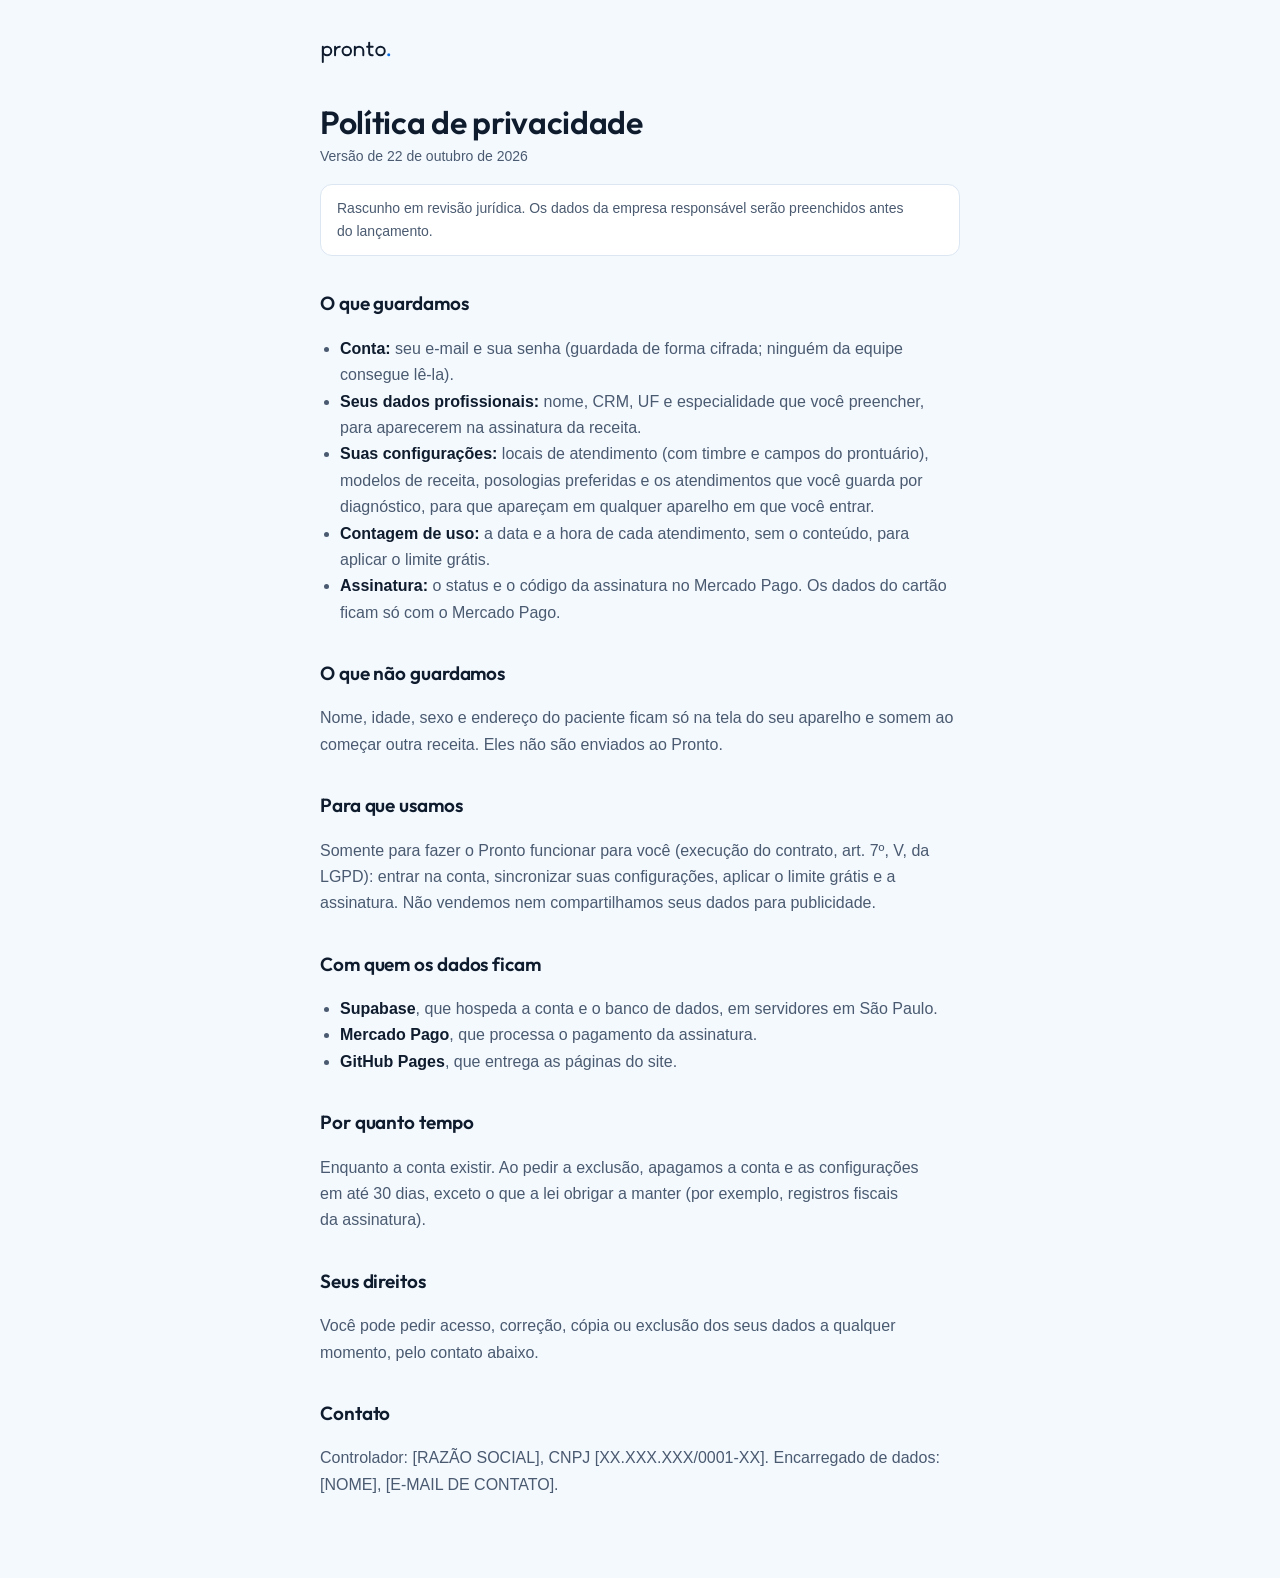
<file: privacidade.html>
<!doctype html>
<html lang="pt-BR">
<head>
  <meta charset="utf-8">
  <meta name="viewport" content="width=device-width, initial-scale=1">
  <meta name="robots" content="noindex">
  <title>Privacidade · Pronto</title>
  <link rel="icon" href="marca/favicon.svg" type="image/svg+xml">
  <link rel="stylesheet" href="assets/legal.css">
</head>
<body>
  <main class="legal">
    <a class="legal__voltar" href="./"><img src="marca/pronto-logo.svg" alt="pronto." width="72" height="24"></a>
    <h1>Política de privacidade</h1>
    <p class="legal__data">Versão de 22 de outubro de 2026</p>
    <p class="legal__aviso">Rascunho em revisão jurídica. Os dados da empresa responsável serão preenchidos antes do lançamento.</p>

    <h2>O que guardamos</h2>
    <ul>
      <li><strong>Conta:</strong> seu e-mail e sua senha (guardada de forma cifrada; ninguém da equipe consegue lê-la).</li>
      <li><strong>Seus dados profissionais:</strong> nome, CRM, UF e especialidade que você preencher, para aparecerem na assinatura da receita.</li>
      <li><strong>Suas configurações:</strong> locais de atendimento (com timbre e campos do prontuário), modelos de receita, posologias preferidas e os atendimentos que você guarda por diagnóstico, para que apareçam em qualquer aparelho em que você entrar.</li>
      <li><strong>Contagem de uso:</strong> a data e a hora de cada atendimento, sem o conteúdo, para aplicar o limite grátis.</li>
      <li><strong>Assinatura:</strong> o status e o código da assinatura no Mercado Pago. Os dados do cartão ficam só com o Mercado Pago.</li>
    </ul>

    <h2>O que não guardamos</h2>
    <p>Nome, idade, sexo e endereço do paciente ficam só na tela do seu aparelho e somem ao começar outra receita. Eles não são enviados ao Pronto.</p>

    <h2>Para que usamos</h2>
    <p>Somente para fazer o Pronto funcionar para você (execução do contrato, art. 7º, V, da LGPD): entrar na conta, sincronizar suas configurações, aplicar o limite grátis e a assinatura. Não vendemos nem compartilhamos seus dados para publicidade.</p>

    <h2>Com quem os dados ficam</h2>
    <ul>
      <li><strong>Supabase</strong>, que hospeda a conta e o banco de dados, em servidores em São Paulo.</li>
      <li><strong>Mercado Pago</strong>, que processa o pagamento da assinatura.</li>
      <li><strong>GitHub Pages</strong>, que entrega as páginas do site.</li>
    </ul>

    <h2>Por quanto tempo</h2>
    <p>Enquanto a conta existir. Ao pedir a exclusão, apagamos a conta e as configurações em até 30 dias, exceto o que a lei obrigar a manter (por exemplo, registros fiscais da assinatura).</p>

    <h2>Seus direitos</h2>
    <p>Você pode pedir acesso, correção, cópia ou exclusão dos seus dados a qualquer momento, pelo contato abaixo.</p>

    <h2>Contato</h2>
    <p>Controlador: [RAZÃO SOCIAL], CNPJ [XX.XXX.XXX/0001-XX]. Encarregado de dados: [NOME], [E-MAIL DE CONTATO].</p>
  </main>
</body>
</html>
</file>
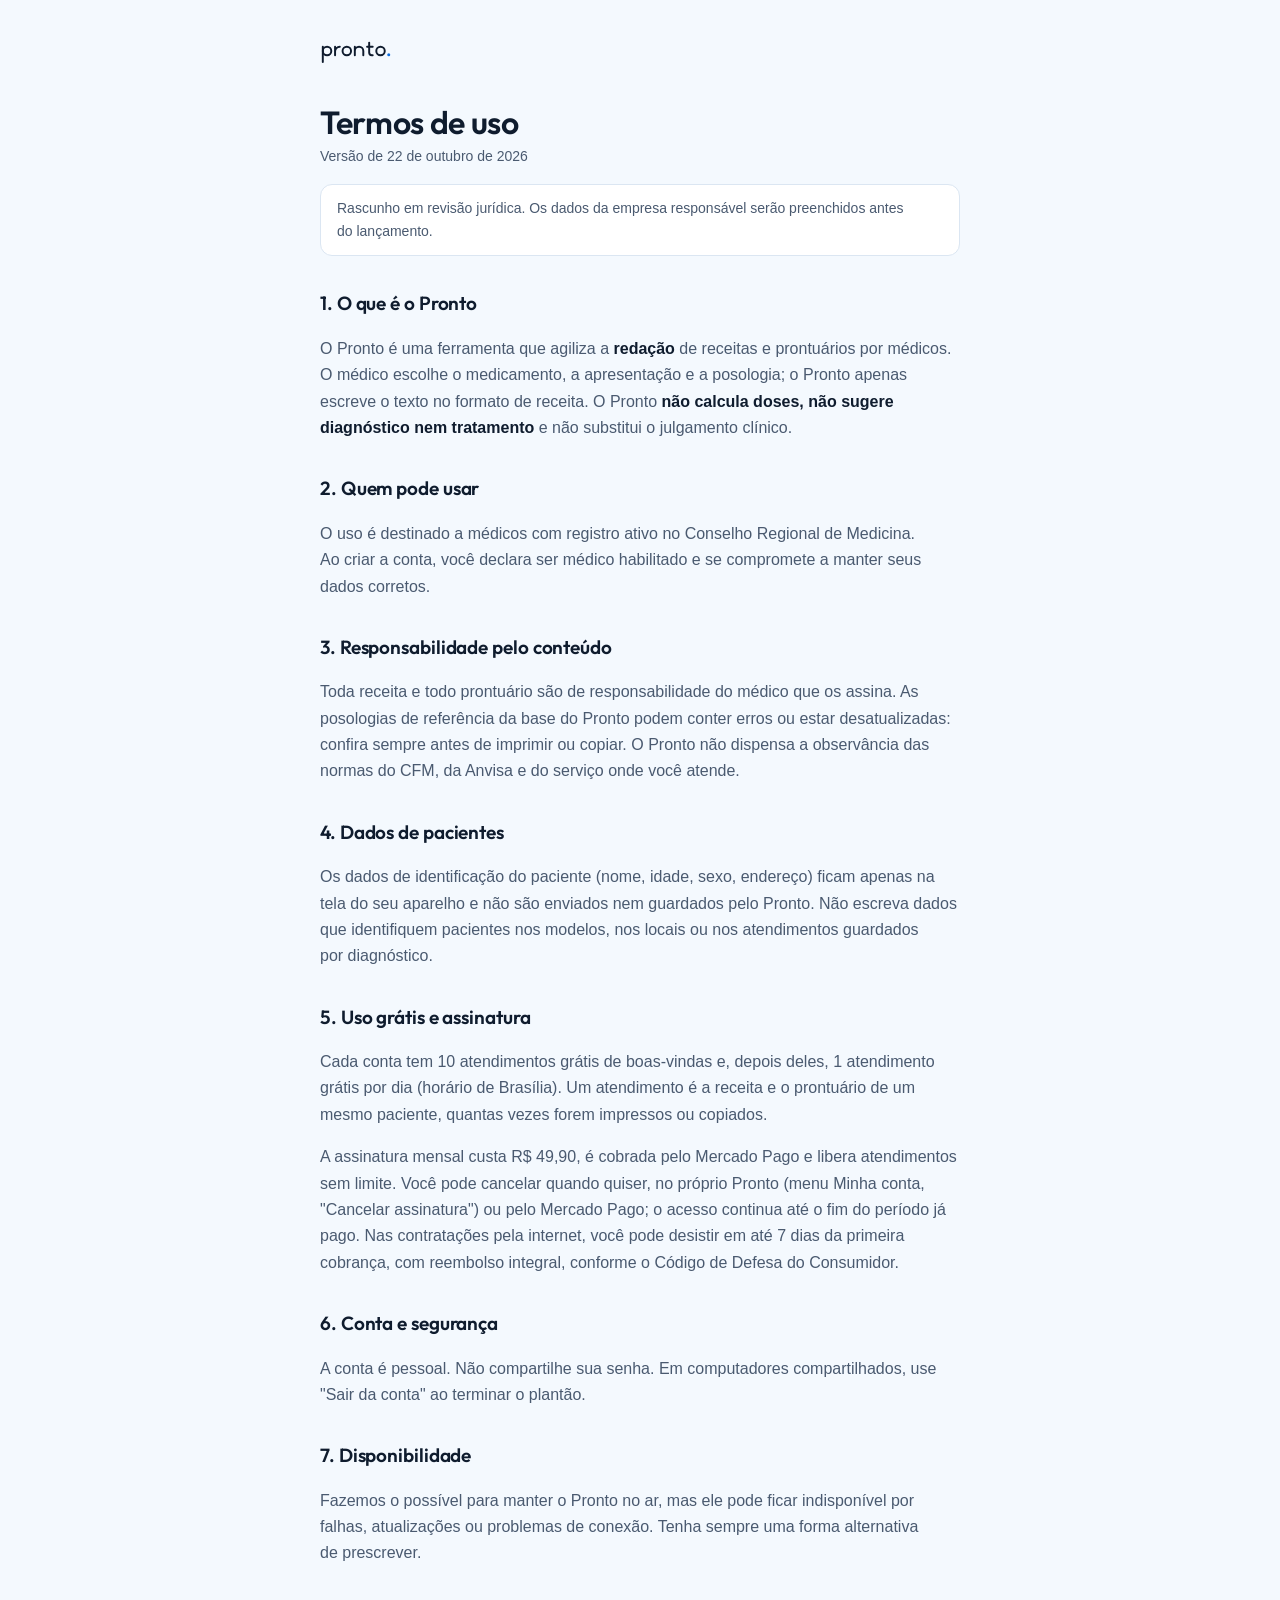
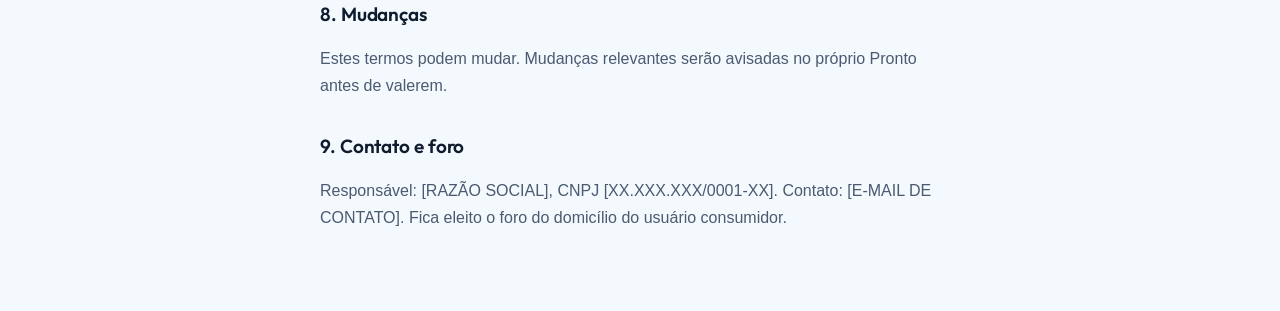
<file: termos.html>
<!doctype html>
<html lang="pt-BR">
<head>
  <meta charset="utf-8">
  <meta name="viewport" content="width=device-width, initial-scale=1">
  <meta name="robots" content="noindex">
  <title>Termos de uso · Pronto</title>
  <link rel="icon" href="marca/favicon.svg" type="image/svg+xml">
  <link rel="stylesheet" href="assets/legal.css">
</head>
<body>
  <main class="legal">
    <a class="legal__voltar" href="./"><img src="marca/pronto-logo.svg" alt="pronto." width="72" height="24"></a>
    <h1>Termos de uso</h1>
    <p class="legal__data">Versão de 22 de outubro de 2026</p>
    <p class="legal__aviso">Rascunho em revisão jurídica. Os dados da empresa responsável serão preenchidos antes do lançamento.</p>

    <h2>1. O que é o Pronto</h2>
    <p>O Pronto é uma ferramenta que agiliza a <strong>redação</strong> de receitas e prontuários por médicos. O médico escolhe o medicamento, a apresentação e a posologia; o Pronto apenas escreve o texto no formato de receita. O Pronto <strong>não calcula doses, não sugere diagnóstico nem tratamento</strong> e não substitui o julgamento clínico.</p>

    <h2>2. Quem pode usar</h2>
    <p>O uso é destinado a médicos com registro ativo no Conselho Regional de Medicina. Ao criar a conta, você declara ser médico habilitado e se compromete a manter seus dados corretos.</p>

    <h2>3. Responsabilidade pelo conteúdo</h2>
    <p>Toda receita e todo prontuário são de responsabilidade do médico que os assina. As posologias de referência da base do Pronto podem conter erros ou estar desatualizadas: confira sempre antes de imprimir ou copiar. O Pronto não dispensa a observância das normas do CFM, da Anvisa e do serviço onde você atende.</p>

    <h2>4. Dados de pacientes</h2>
    <p>Os dados de identificação do paciente (nome, idade, sexo, endereço) ficam apenas na tela do seu aparelho e não são enviados nem guardados pelo Pronto. Não escreva dados que identifiquem pacientes nos modelos, nos locais ou nos atendimentos guardados por diagnóstico.</p>

    <h2>5. Uso grátis e assinatura</h2>
    <p>Cada conta tem 10 atendimentos grátis de boas-vindas e, depois deles, 1 atendimento grátis por dia (horário de Brasília). Um atendimento é a receita e o prontuário de um mesmo paciente, quantas vezes forem impressos ou copiados.</p>
    <p>A assinatura mensal custa R$ 49,90, é cobrada pelo Mercado Pago e libera atendimentos sem limite. Você pode cancelar quando quiser, no próprio Pronto (menu Minha conta, "Cancelar assinatura") ou pelo Mercado Pago; o acesso continua até o fim do período já pago. Nas contratações pela internet, você pode desistir em até 7 dias da primeira cobrança, com reembolso integral, conforme o Código de Defesa do Consumidor.</p>

    <h2>6. Conta e segurança</h2>
    <p>A conta é pessoal. Não compartilhe sua senha. Em computadores compartilhados, use "Sair da conta" ao terminar o plantão.</p>

    <h2>7. Disponibilidade</h2>
    <p>Fazemos o possível para manter o Pronto no ar, mas ele pode ficar indisponível por falhas, atualizações ou problemas de conexão. Tenha sempre uma forma alternativa de prescrever.</p>

    <h2>8. Mudanças</h2>
    <p>Estes termos podem mudar. Mudanças relevantes serão avisadas no próprio Pronto antes de valerem.</p>

    <h2>9. Contato e foro</h2>
    <p>Responsável: [RAZÃO SOCIAL], CNPJ [XX.XXX.XXX/0001-XX]. Contato: [E-MAIL DE CONTATO]. Fica eleito o foro do domicílio do usuário consumidor.</p>
  </main>
</body>
</html>
</file>
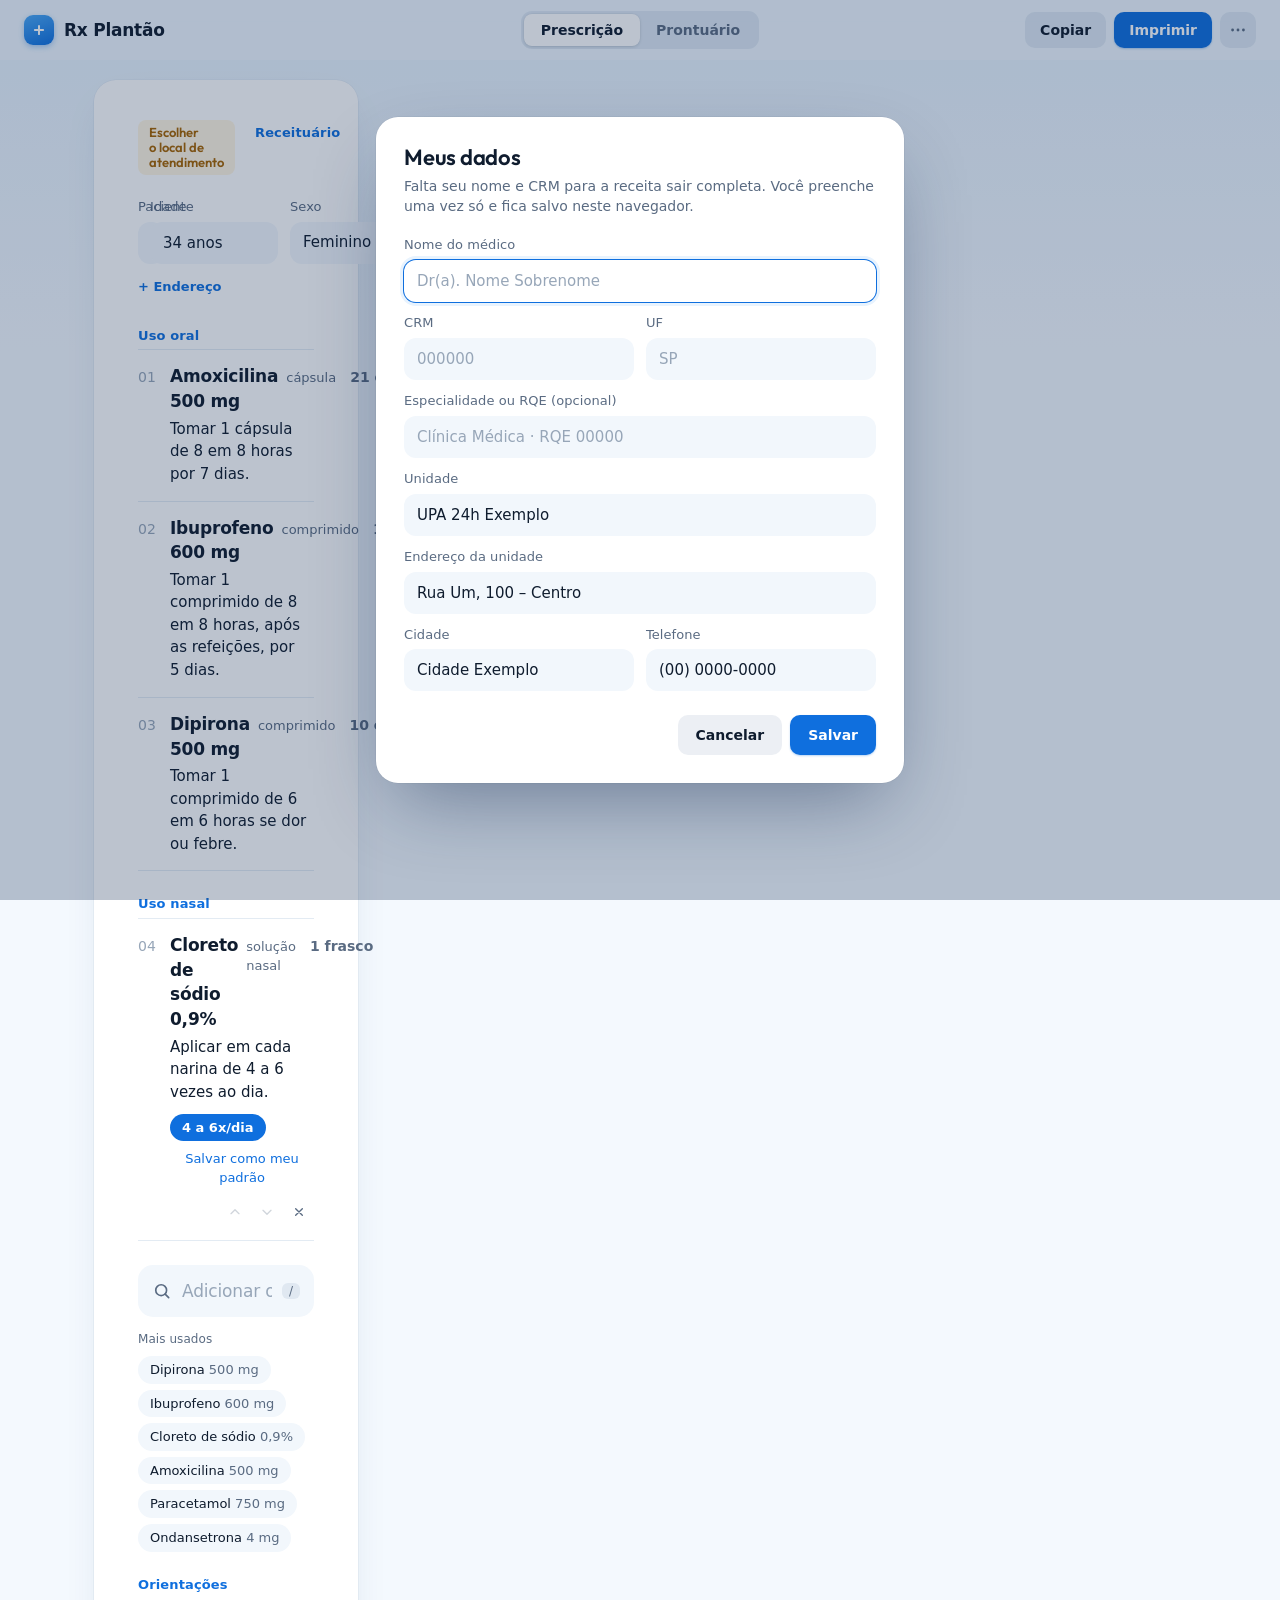
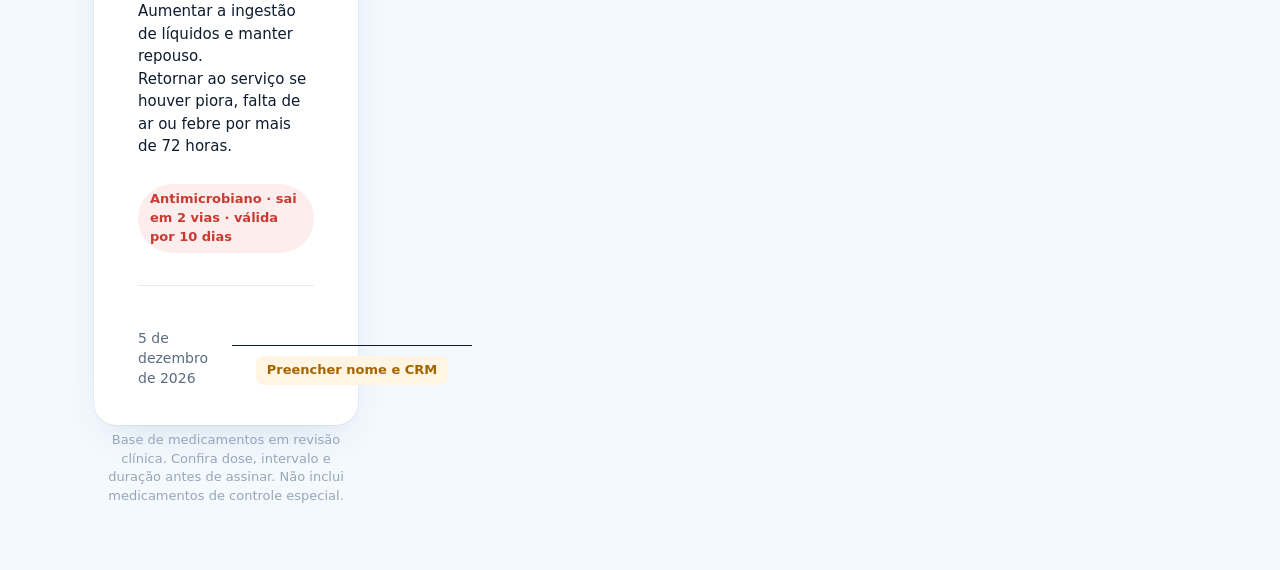
<file: exemplos/receita-teste.html>
<!doctype html>
<html lang="pt-BR">
<head>
  <meta charset="utf-8">
  <meta name="viewport" content="width=device-width, initial-scale=1, viewport-fit=cover">
  <title>Rx Plantão</title>
  <meta name="description" content="Agiliza a redação da prescrição e do prontuário no plantão.">
  <meta name="theme-color" content="#eef6fe">
  <!-- Versão de teste: fora dos buscadores. -->
  <meta name="robots" content="noindex, nofollow">
  <link rel="stylesheet" href="../assets/styles.css">
</head>
<body class="entrando" data-tab="prescricao">

  <header class="top">
    <div class="brand">
      <span class="brand__icon" aria-hidden="true"><svg viewBox="0 0 24 24"><path d="M12 6.5v11M6.5 12h11"/></svg></span>
      <span class="brand__name">Rx Plantão</span>
    </div>

    <nav class="tabs" role="tablist" aria-label="Áreas" data-ativo="prescricao">
      <button class="tabs__btn" role="tab" id="tabbtn-prescricao" data-tab="prescricao" aria-selected="true" aria-controls="tab-prescricao">Prescrição</button>
      <button class="tabs__btn" role="tab" id="tabbtn-prontuario" data-tab="prontuario" aria-selected="false" aria-controls="tab-prontuario">Prontuário</button>
    </nav>

    <div class="top__dir">
      <div class="acoes" id="acoes">
        <button class="btn" id="btnCopiar" type="button">Copiar</button>
        <button class="btn btn--primario" id="btnImprimir" type="button">Imprimir</button>
      </div>
      <div class="menu" id="menu">
        <button class="btn btn--icone" id="btnMenu" type="button" aria-haspopup="menu" aria-expanded="false" aria-controls="menuLista" aria-label="Mais opções">
          <svg viewBox="0 0 24 24" aria-hidden="true"><circle cx="5.5" cy="12" r="1.7"/><circle cx="12" cy="12" r="1.7"/><circle cx="18.5" cy="12" r="1.7"/></svg>
        </button>
        <div class="menu__lista" id="menuLista" role="menu">
          <button type="button" role="menuitem" id="btnSalvarModelo">Salvar como modelo</button>
          <button type="button" role="menuitem" id="btnLimpar">Nova receita</button>
          <button type="button" role="menuitem" id="btnLimparPront" hidden>Limpar prontuário</button>
          <hr>
          <button type="button" role="menuitem" id="btnResumo">Resumo de uso</button>
          <button type="button" role="menuitem" id="btnPerfil"><span id="perfilResumo">Meus dados</span></button>
        </div>
      </div>
    </div>
  </header>

  <main>
    <!-- ===================== PRESCRIÇÃO: a própria receita é a tela ===================== -->
    <section class="work" id="tab-prescricao" role="tabpanel" aria-labelledby="tabbtn-prescricao">
      <ul class="pendencias" id="pendencias" aria-live="polite"></ul>

      <article class="folha" id="folha" aria-label="Receita">
        <header class="folha__cab" id="folhaCab"></header>

        <div class="folha__pac">
          <label class="cmp cmp--nome"><span>Paciente</span><input type="text" id="pacNome" autocomplete="off" placeholder="Nome completo"></label>
          <label class="cmp"><span>Idade</span><input type="text" id="pacIdade" autocomplete="off" placeholder="34 anos"></label>
          <label class="cmp"><span>Sexo</span>
            <select id="pacSexo">
              <option value="">Selecionar</option>
              <option value="Feminino">Feminino</option>
              <option value="Masculino">Masculino</option>
            </select>
          </label>
          <label class="cmp cmp--end" id="cmpEndereco" hidden><span>Endereço</span><input type="text" id="pacEndereco" autocomplete="off" placeholder="Rua, número, bairro"></label>
          <button type="button" class="mais" id="btnEndereco">+ Endereço</button>
        </div>

        <div class="folha__corpo">
          <div id="itens"></div>

          <!-- Primeiro uso: uma ação só, a que leva mais rápido à receita pronta -->
          <div class="inicio" id="inicio" hidden>
            <h2 class="inicio__titulo">Comece pelo remédio</h2>
            <p class="inicio__texto">Digite o nome, escolha a dosagem e a linha entra pronta na receita. Paciente e assinatura podem vir depois.</p>
          </div>

          <!-- Ponto de escrita: onde o próximo medicamento entra na receita -->
          <div class="compor" id="compor">
            <div class="compor__campo">
              <svg class="compor__lupa" viewBox="0 0 24 24" aria-hidden="true"><circle cx="11" cy="11" r="6.5"/><path d="m20 20-4.2-4.2"/></svg>
              <button type="button" class="busca__med" id="buscaMed" title="Trocar de medicamento" hidden></button>
              <div class="busca__campo">
                <div class="busca__fantasma" id="buscaFantasma" aria-hidden="true"></div>
                <input type="text" id="busca" autocomplete="off" autocapitalize="off" spellcheck="false" enterkeyhint="search" placeholder="Adicionar medicamento" aria-controls="resultados" aria-autocomplete="list">
              </div>
              <kbd class="busca__kbd">/</kbd>
            </div>

            <div class="pop" id="pop">
              <p class="pop__titulo" id="resultadosTitulo"></p>
              <ul class="resultados" id="resultados" role="listbox" aria-label="Medicamentos"></ul>
            </div>

            <div class="sugestoes">
              <p class="rotulo" id="atalhosTitulo">Comuns no plantão</p>
              <ul class="atalhos" id="atalhos"></ul>
              <div id="modelosBox" hidden>
                <p class="rotulo">Meus modelos</p>
                <ul class="modelos" id="modelos"></ul>
              </div>
              <button type="button" class="mais" id="btnExemplo" hidden>Ver uma receita de exemplo</button>
            </div>
          </div>

          <section class="bloco">
            <h3 class="via__nome">Orientações</h3>
            <textarea class="rx__orienta" id="orientacoes" rows="1" placeholder="Orientações ao paciente (opcional)"></textarea>
          </section>

          <p class="atb" id="carimbo" hidden>Antimicrobiano · sai em 2 vias · válida por 10 dias</p>
        </div>

        <footer class="folha__rodape" id="folhaRodape"></footer>
      </article>

      <!-- O que o médico já construiu aqui: receitas feitas, tempo medido, padrões e modelos dele -->
      <p class="acumulado" id="acumulado" hidden></p>
      <p class="aviso">Base de medicamentos em revisão clínica. Confira dose, intervalo e duração antes de assinar. Não inclui medicamentos de controle especial.</p>
    </section>

    <!-- ===================== PRONTUÁRIO ===================== -->
    <section class="work" id="tab-prontuario" role="tabpanel" aria-labelledby="tabbtn-prontuario" hidden>
      <article class="folha folha--pront" aria-label="Prontuário">
        <div class="queixas">
          <span class="rotulo">Queixa</span>
          <div class="chips" id="queixas" role="radiogroup" aria-label="Queixa"></div>
        </div>
        <div class="secoes" id="secoes"></div>
      </article>

      <p class="aviso">As frases só entram quando você clica. Registre apenas o que foi perguntado e examinado.</p>
    </section>
  </main>

  <dialog class="dlg" id="dlgPerfil" aria-labelledby="dlgPerfilTitulo">
    <form method="dialog" id="formPerfil">
      <h2 id="dlgPerfilTitulo">Meus dados</h2>
      <p class="dlg__sub" id="dlgPerfilSub">Aparecem no cabeçalho e na assinatura da receita. Ficam salvos só neste navegador.</p>
      <div class="dlg__grid">
        <label class="cmp cmp--full"><span>Nome do médico</span><input name="nome" autocomplete="name" placeholder="Dr(a). Nome Sobrenome"></label>
        <label class="cmp"><span>CRM</span><input name="crm" inputmode="numeric" placeholder="000000"></label>
        <label class="cmp"><span>UF</span><input name="uf" maxlength="2" placeholder="SP"></label>
        <label class="cmp cmp--full"><span>Especialidade ou RQE (opcional)</span><input name="especialidade" placeholder="Clínica Médica · RQE 00000"></label>
        <label class="cmp cmp--full"><span>Unidade</span><input name="unidade" placeholder="UPA 24h"></label>
        <label class="cmp cmp--full"><span>Endereço da unidade</span><input name="endereco" placeholder="Rua, número, bairro"></label>
        <label class="cmp"><span>Cidade</span><input name="cidade" placeholder="Cidade"></label>
        <label class="cmp"><span>Telefone</span><input name="telefone" inputmode="tel" placeholder="(00) 0000-0000"></label>
      </div>
      <div class="dlg__acoes">
        <button class="btn" type="button" data-fechar>Cancelar</button>
        <button class="btn btn--primario" value="salvar" type="submit">Salvar</button>
      </div>
    </form>
  </dialog>

  <dialog class="dlg dlg--pequeno" id="dlgModelo" aria-labelledby="dlgModeloTitulo">
    <form method="dialog" id="formModelo">
      <h2 id="dlgModeloTitulo">Salvar como modelo</h2>
      <p class="dlg__sub">A receita atual volta com um clique na próxima vez.</p>
      <label class="cmp cmp--full"><span>Nome do modelo</span><input name="nome" required maxlength="60" placeholder="Amigdalite adulto"></label>
      <div class="dlg__acoes">
        <button class="btn" type="button" data-fechar>Cancelar</button>
        <button class="btn btn--primario" value="salvar" type="submit">Salvar</button>
      </div>
    </form>
  </dialog>

  <dialog class="dlg" id="dlgResumo" aria-labelledby="dlgResumoTitulo">
    <h2 id="dlgResumoTitulo">Resumo de uso</h2>
    <p class="dlg__sub">O que aconteceu neste aparelho. Nada de paciente entra aqui. Mande para quem cuida do sistema: é com isso que a base melhora.</p>
    <div class="resumo" id="resumoCorpo"></div>
    <div class="dlg__acoes">
      <button class="btn" type="button" data-fechar>Fechar</button>
      <button class="btn btn--primario" type="button" id="btnCopiarResumo">Copiar resumo</button>
    </div>
  </dialog>

  <div class="toast" id="toast" role="status" aria-live="polite"></div>
  <div id="impressao" aria-hidden="true"></div>

  <script src="../assets/dados-medicamentos.js"></script>
  <script src="../assets/dados-prontuario.js"></script>
  <script src="../assets/app.js"></script>

  <script>
    // Preenche o app pela própria interface, como um médico faria, e deixa a folha de impressão montada.
    window.print = function () {};
    (function () {
      var $ = function (s) { return document.querySelector(s); };
      var por = function (sel, v) { var e = $(sel); e.value = v; e.dispatchEvent(new Event('input', { bubbles: true })); };
      var tecla = function (k) { $('#busca').dispatchEvent(new KeyboardEvent('keydown', { key: k, bubbles: true, cancelable: true })); };
      var escolher = function (nome) { $('#busca').focus(); por('#busca', nome); tecla('Enter'); tecla('Enter'); };

      $('#btnPerfil').click();
      var f = $('#formPerfil');
      var medico = { nome: 'Dra. Teste Exemplo', crm: '000000', uf: 'SP', especialidade: 'Clínica Médica', unidade: 'UPA 24h Exemplo', endereco: 'Rua Um, 100 – Centro', cidade: 'Cidade Exemplo', telefone: '(00) 0000-0000' };
      Object.keys(medico).forEach(function (k) { f.elements[k].value = medico[k]; });
      f.querySelector('[value=salvar]').click();

      setTimeout(function () {
        por('#pacNome', 'Paciente Fictício de Teste');
        por('#pacIdade', '34 anos');
        por('#pacSexo', 'Feminino');
        escolher('amoxicilina 500');
        escolher('ibuprofeno 600');
        escolher('dipirona 500 comprimido');
        escolher('soro nasal');
        por('#orientacoes', 'Aumentar a ingestão de líquidos e manter repouso.\nRetornar ao serviço se houver piora, falta de ar ou febre por mais de 72 horas.');
        $('#btnImprimir').click();
        document.querySelectorAll('.folha--impressa').forEach(function (folha) {
          var nota = document.createElement('p');
          nota.textContent = 'Receita de teste, gerada para demonstração do sistema. Sem validade.';
          nota.style.cssText = 'margin-top:10px;font-size:11px;color:#97a6b8;text-align:center';
          folha.appendChild(nota);
        });
        document.title = 'Receita de teste';
      }, 200);
    })();
  </script>
</body>
</html>
</file>
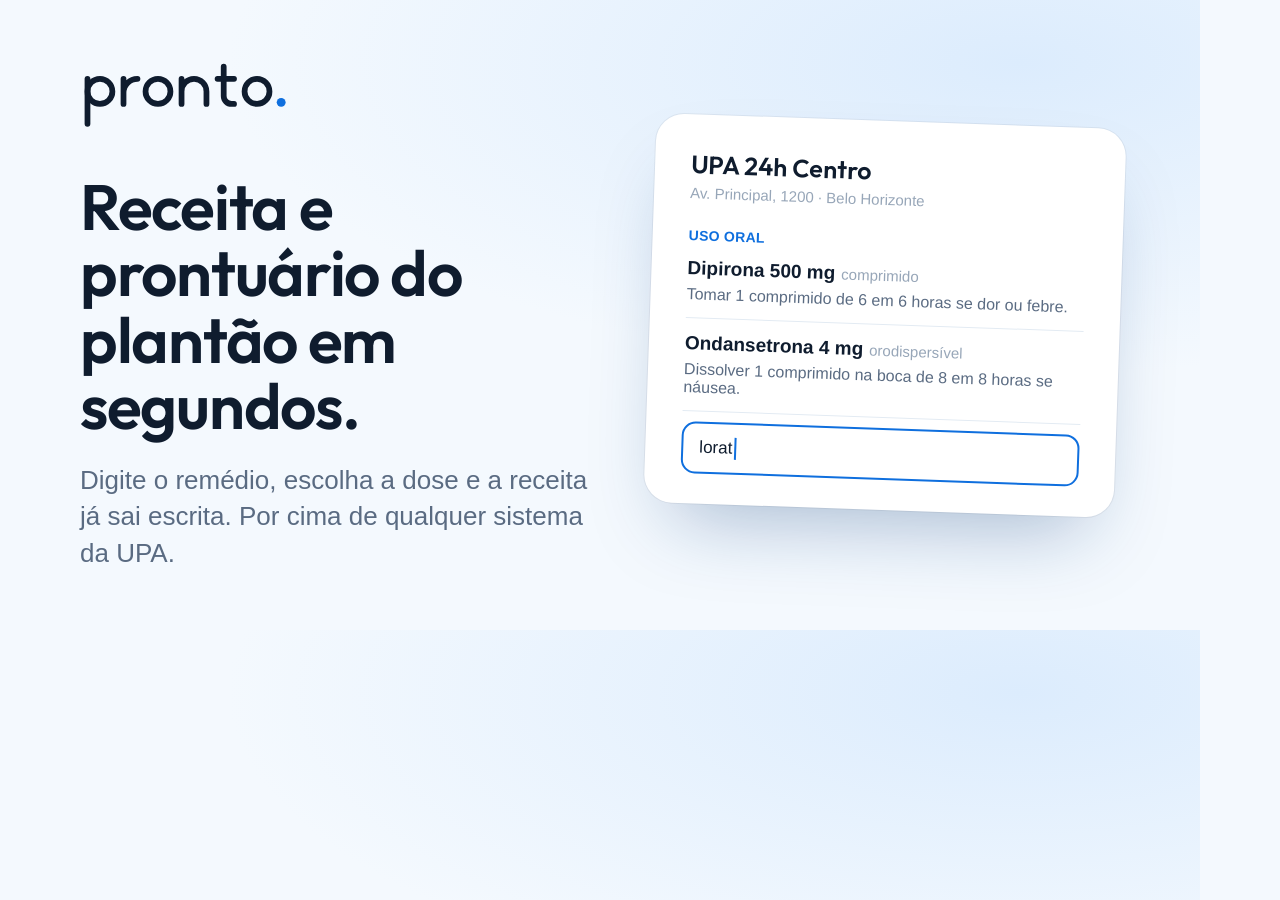
<file: ferramentas/og.html>
<!doctype html>
<!-- Imagem de prévia do link (WhatsApp, redes): 1200 x 630. Gerada por ferramentas/gerar_imagens.py. -->
<html lang="pt-BR">
<head>
<meta charset="utf-8">
<style>
  @font-face { font-family: 'Outfit'; font-weight: 600; src: url('../assets/fontes/outfit-600.woff2') format('woff2'); }
  * { box-sizing: border-box; margin: 0; }
  html, body { width: 1200px; height: 630px; overflow: hidden; }
  body {
    display: grid;
    grid-template-columns: 1fr 470px;
    align-items: center;
    gap: 56px;
    padding: 0 80px;
    background: radial-gradient(120% 90% at 85% 10%, #dcecfd 0%, #f4f9fe 55%);
    font-family: -apple-system, 'Segoe UI', Roboto, sans-serif;
    color: #0f1c2e;
  }
  .logo { width: 210px; height: auto; display: block; }
  h1 { margin-top: 44px; font-family: 'Outfit', sans-serif; font-weight: 600; font-size: 64px; line-height: 1.04; letter-spacing: -0.02em; }
  p.sub { margin-top: 22px; font-size: 26px; line-height: 1.4; color: #5a6b82; }
  .folha {
    background: #fff;
    border-radius: 28px;
    padding: 34px 36px 30px;
    box-shadow: 0 0 0 1px rgba(15, 28, 46, 0.06), 0 40px 80px -30px rgba(15, 60, 120, 0.35);
    transform: rotate(2deg);
  }
  .unidade { font-family: 'Outfit', sans-serif; font-weight: 600; font-size: 25px; }
  .local { margin-top: 4px; font-size: 15px; color: #97a6b8; }
  .via { margin-top: 26px; font-size: 14px; font-weight: 600; color: #0f6fde; letter-spacing: 0.02em; }
  .rx { margin-top: 14px; padding-bottom: 14px; border-bottom: 1px solid #e3ebf3; }
  .rx:last-of-type { border-bottom: 0; }
  .rx b { font-size: 19px; }
  .rx span { color: #97a6b8; font-size: 15px; margin-left: 6px; }
  .rx p { margin-top: 6px; font-size: 16px; color: #5a6b82; }
  .busca { margin-top: 10px; height: 52px; border-radius: 14px; border: 2px solid #0f6fde; display: flex; align-items: center; padding: 0 16px; font-size: 17px; color: #0f1c2e; }
  .busca i { width: 2px; height: 22px; background: #0f6fde; margin-left: 2px; }
</style>
</head>
<body>
  <div>
    <img class="logo" src="../marca/pronto-logo.svg" alt="">
    <h1>Receita e prontuário do plantão em segundos.</h1>
    <p class="sub">Digite o remédio, escolha a dose e a receita já sai escrita. Por cima de qualquer sistema da UPA.</p>
  </div>
  <div class="folha">
    <p class="unidade">UPA 24h Centro</p>
    <p class="local">Av. Principal, 1200 · Belo Horizonte</p>
    <p class="via">USO ORAL</p>
    <div class="rx"><b>Dipirona 500 mg</b><span>comprimido</span><p>Tomar 1 comprimido de 6 em 6 horas se dor ou febre.</p></div>
    <div class="rx"><b>Ondansetrona 4 mg</b><span>orodispersível</span><p>Dissolver 1 comprimido na boca de 8 em 8 horas se náusea.</p></div>
    <div class="busca">lorat<i></i></div>
  </div>
</body>
</html>
</file>
<file: assets/legal.css>
/* Páginas de Termos e Privacidade: só texto, com a mesma tipografia do app. */
@font-face { font-family: 'Outfit'; font-weight: 600; font-display: swap; src: url('fontes/outfit-600.woff2') format('woff2'); }
:root {
  --fundo: #f4f9fe;
  --papel: #ffffff;
  --tinta: #0f1c2e;
  --suave: #4a5a70;
  --azul: #0f6fde;
  --linha: #dbe6f2;
}
/* Só claro, como o app. */
:root { color-scheme: light; }

* { box-sizing: border-box; }
body {
  margin: 0;
  background: var(--fundo);
  color: var(--tinta);
  font: 16px/1.65 -apple-system, BlinkMacSystemFont, 'SF Pro Text', 'Segoe UI', Roboto, 'Helvetica Neue', Arial, sans-serif;
  -webkit-font-smoothing: antialiased;
}
.legal { max-width: 42rem; margin: 0 auto; padding: 2.5rem 1rem 4rem; }
.legal__voltar { display: inline-block; }
.legal h1 { margin: 2rem 0 0.25rem; font-family: 'Outfit', sans-serif; font-weight: 600; font-size: 2rem; line-height: 1.15; letter-spacing: -0.01em; }
.legal h2 { margin: 2rem 0 0.5rem; font-family: 'Outfit', sans-serif; font-weight: 600; font-size: 1.1875rem; letter-spacing: -0.005em; }
.legal p, .legal li { color: var(--suave); text-wrap: pretty; }
.legal strong { color: var(--tinta); }
.legal ul { padding-left: 1.25rem; }
.legal__data { margin: 0; font-size: 0.875rem; }
.legal__aviso { margin-top: 1rem; padding: 0.75rem 1rem; border-radius: 0.75rem; background: var(--papel); border: 1px solid var(--linha); font-size: 0.875rem; }
</file>
<file: assets/styles.css>
/* Uma folha branca sobre azul claro. A receita é a tela; o resto é material translúcido por cima. */

/* Títulos em Outfit: o mesmo desenho geométrico do logotipo (o "o" redondo, traço uniforme).
   Guardada no próprio site (licença OFL em fontes/OFL.txt), sem depender do Google Fonts. */
@font-face {
  font-family: 'Outfit';
  font-style: normal;
  font-weight: 600;
  font-display: swap;
  src: url('fontes/outfit-600.woff2') format('woff2');
}

:root {
  color-scheme: light;
  --fundo: #f4f9fe;
  --fundo-topo: #e6f2fd;
  --papel: #ffffff;
  --campo: #f2f7fc;
  --campo-forte: #e7f0f9;
  --tinta: #0f1c2e;
  --suave: #5a6b82;
  --apagado: #97a6b8;
  --linha: #e3ebf3;
  --azul: #0f6fde;
  --azul-forte: #0a58b5;
  --azul-claro: #e8f3fe;
  --azul-medio: #bcdcfb;
  --alerta: #c93a32;
  --alerta-fundo: #fdeeed;
  --ambar: #a66300;
  --ambar-fundo: #fff5e2;

  /* Fonte do sistema: já traz ajuste óptico e legibilidade em cada plataforma. */
  --fonte-titulo: 'Outfit', -apple-system, BlinkMacSystemFont, 'Segoe UI', system-ui, sans-serif;
  --fonte: -apple-system, BlinkMacSystemFont, 'SF Pro Text', 'Segoe UI Variable Text', 'Segoe UI', system-ui, Roboto, 'Helvetica Neue', Arial, sans-serif;

  /* Mola sem ressalto: chega rápido e assenta suave. */
  --mola: cubic-bezier(0.32, 0.72, 0, 1);
  --topo: 3.75rem;
  --raio: 0.75rem;
}

*, *::before, *::after { box-sizing: border-box; }
html { -webkit-text-size-adjust: 100%; }

body {
  margin: 0;
  font: 100%/1.45 var(--fonte);
  font-size: 0.9375rem;
  color: var(--tinta);
  background: var(--fundo) linear-gradient(180deg, var(--fundo-topo), var(--fundo) 22rem) no-repeat;
  -webkit-font-smoothing: antialiased;
  font-variant-numeric: tabular-nums;
}

button, input, select, textarea { font: inherit; color: inherit; }
button { cursor: pointer; -webkit-tap-highlight-color: transparent; }
h2, h3, p, ul, ol, dl, dd { margin: 0; padding: 0; }
ul, ol { list-style: none; }
hr { border: 0; }
[hidden] { display: none !important; }
:focus-visible { outline: 2px solid var(--azul); outline-offset: 2px; }

.rotulo, .cmp > span {
  font-size: 0.8125rem;
  font-weight: 500;
  letter-spacing: 0.005em;
  color: var(--suave);
}

/* ------------------------------------------------------------------ */
/* Topo: material translúcido, conteúdo rola por baixo                 */
/* ------------------------------------------------------------------ */

.top {
  position: sticky;
  top: env(safe-area-inset-top, 0px);
  z-index: 30;
  height: var(--topo);
  display: grid;
  grid-template-columns: 1fr auto 1fr;
  align-items: center;
  gap: 1rem;
  padding: 0 1.5rem;
  box-shadow: 0 1px 0 rgba(15, 28, 46, 0);
  transition: box-shadow 0.3s;
}
/* O desfoque vai numa camada própria: aplicado no próprio topo, ele prenderia a barra de ações do celular dentro dele. */
.top::before {
  content: '';
  position: absolute;
  inset: 0;
  z-index: -1;
  background: rgba(244, 249, 254, 0.72);
  backdrop-filter: blur(20px) saturate(180%);
  -webkit-backdrop-filter: blur(20px) saturate(180%);
}
/* A divisa só aparece quando há conteúdo passando por baixo. */
.rolou .top { box-shadow: 0 1px 0 rgba(15, 28, 46, 0.08); }

/* Faixa da demonstração: rola junto com a página, o topo continua fixo. */
.demo-faixa {
  display: flex;
  align-items: center;
  justify-content: center;
  gap: 0.75rem;
  padding: 0.5rem 1rem;
  font-size: 0.8125rem;
  color: var(--azul-forte);
  background: var(--azul-claro);
  text-align: center;
  text-wrap: balance;
}
.demo-faixa a { color: inherit; font-weight: 600; flex: none; }

.brand { display: flex; align-items: center; gap: 0.625rem; }
/* Logotipo no computador, símbolo no celular. */
.brand__logo { display: block; height: 1.5rem; width: auto; }
.brand__simbolo { display: none; width: 1.875rem; height: 1.875rem; }

.brand__icon {
  display: grid;
  place-items: center;
  width: 1.875rem;
  height: 1.875rem;
  border-radius: 0.5625rem;
  background: linear-gradient(160deg, #4aa8f6, var(--azul));
  box-shadow: 0 2px 6px -1px rgba(15, 111, 222, 0.45);
}
.brand__icon svg { width: 1.125rem; height: 1.125rem; fill: none; stroke: #fff; stroke-width: 2.6; stroke-linecap: round; }
.brand__name { font-size: 1.0625rem; font-weight: 650; letter-spacing: -0.015em; }

/* Controle segmentado: o indicador desliza entre as áreas. */
.tabs {
  position: relative;
  display: grid;
  grid-template-columns: 1fr 1fr;
  padding: 0.1875rem;
  border-radius: 0.6875rem;
  background: rgba(15, 60, 120, 0.08);
}
.tabs::before {
  content: '';
  position: absolute;
  top: 0.1875rem;
  bottom: 0.1875rem;
  left: 0.1875rem;
  width: calc(50% - 0.1875rem);
  border-radius: 0.5rem;
  background: var(--papel);
  box-shadow: 0 1px 3px rgba(15, 28, 46, 0.14), 0 0 0 0.5px rgba(15, 28, 46, 0.04);
  transition: transform 0.35s var(--mola);
}
.tabs[data-ativo='prontuario']::before { transform: translateX(100%); }
.tabs__btn {
  position: relative;
  min-width: 7rem;
  padding: 0.375rem 1rem;
  border: 0;
  background: none;
  font-size: 0.875rem;
  font-weight: 550;
  color: var(--suave);
  transition: color 0.2s;
}
.tabs__btn[aria-selected='true'] { color: var(--tinta); }

.top__dir { justify-self: end; display: flex; align-items: center; gap: 0.5rem; }
.acoes { display: flex; gap: 0.5rem; }

.btn {
  height: 2.25rem;
  padding: 0 0.9375rem;
  border: 0;
  border-radius: 0.625rem;
  background: rgba(15, 60, 120, 0.08);
  font-size: 0.875rem;
  font-weight: 550;
  color: var(--tinta);
  transition: background-color 0.15s, transform 0.25s var(--mola);
}
.btn:hover { background: rgba(15, 60, 120, 0.13); }
/* A resposta vem no toque, não ao soltar. */
.btn:active, .chip:active, .atalho:active, .dose:active { transform: scale(0.97); transition-duration: 0.1s; }
.btn--primario { background: var(--azul); color: #fff; box-shadow: 0 1px 2px rgba(15, 111, 222, 0.3); }
.btn--primario:hover { background: var(--azul-forte); }
.btn--icone { position: relative; width: 2.25rem; padding: 0; display: grid; place-items: center; }
.btn--icone svg { width: 1.25rem; height: 1.25rem; fill: var(--suave); }
.btn--pendente::after { content: ''; position: absolute; top: 0.375rem; right: 0.375rem; width: 0.4375rem; height: 0.4375rem; border-radius: 50%; background: #f0a020; box-shadow: 0 0 0 2px var(--fundo); }

/* Menu: nasce do botão que o abriu e some pelo mesmo caminho. */
.menu { position: relative; }
.menu__lista {
  position: absolute;
  top: calc(100% + 0.5rem);
  right: 0;
  z-index: 40;
  min-width: 13.5rem;
  padding: 0.375rem;
  border-radius: 0.875rem;
  background: rgba(255, 255, 255, 0.86);
  backdrop-filter: blur(24px) saturate(180%);
  -webkit-backdrop-filter: blur(24px) saturate(180%);
  box-shadow: 0 0 0 0.5px rgba(15, 28, 46, 0.1), 0 12px 32px -8px rgba(15, 40, 80, 0.28);
  transform-origin: top right;
  opacity: 0;
  transform: scale(0.94);
  visibility: hidden;
  transition: opacity 0.18s, transform 0.3s var(--mola), visibility 0s 0.3s;
}
.menu--aberto .menu__lista { opacity: 1; transform: none; visibility: visible; transition-delay: 0s; }
.menu__lista button {
  display: block;
  width: 100%;
  padding: 0.5625rem 0.75rem;
  border: 0;
  border-radius: 0.5625rem;
  background: none;
  font-size: 0.9375rem;
  text-align: left;
}
.menu__lista button:hover, .menu__lista button:focus-visible { background: var(--azul); color: #fff; outline: 0; }
.menu__lista hr { height: 1px; margin: 0.25rem 0.5rem; background: var(--linha); }

/* ------------------------------------------------------------------ */
/* Folha                                                               */
/* ------------------------------------------------------------------ */

.work { width: min(100%, 50rem); margin: 0 auto; padding: 1.25rem 1.25rem 4rem; }

/* ------------------------------------------------------------------ */
/* Por diagnóstico: barra à esquerda da folha                          */
/* ------------------------------------------------------------------ */

.lateral {
  display: flex;
  flex-direction: column;
  gap: 0.75rem;
  padding: 1.125rem;
  border-radius: 1.25rem;
  background: var(--papel);
  box-shadow: 0 0 0 0.5px rgba(15, 40, 80, 0.06), 0 1px 2px rgba(15, 40, 80, 0.04), 0 16px 44px -20px rgba(15, 60, 120, 0.16);
  overflow-y: auto;
  scrollbar-width: thin;
}
.lateral__cab { display: flex; align-items: center; justify-content: space-between; gap: 0.5rem; }
.lateral__titulo { font-size: 1.0625rem; font-weight: 700; letter-spacing: -0.015em; }
.lateral__fechar { display: grid; place-items: center; width: 2rem; height: 2rem; border: 0; border-radius: 0.5rem; background: none; color: var(--suave); }
.lateral__fechar svg { fill: none; stroke: currentColor; stroke-width: 2; stroke-linecap: round; }
.lateral__fechar:hover { background: var(--campo); }
.lateral__busca { display: flex; align-items: center; gap: 0.5rem; height: 2.625rem; padding: 0 0.75rem; border-radius: var(--raio); background: var(--campo); transition: background-color 0.15s, box-shadow 0.15s; }
.lateral__busca:focus-within { background: var(--papel); box-shadow: 0 0 0 1px var(--azul), 0 0 0 4px var(--azul-claro); }
.lateral__busca svg { flex: none; fill: none; stroke: var(--suave); stroke-width: 2; stroke-linecap: round; }
.lateral__busca input { flex: 1; min-width: 0; height: 100%; padding: 0; border: 0; background: none; font-size: 0.9375rem; }
.lateral__busca input:focus { outline: 0; }
.lateral__busca input::placeholder { color: var(--apagado); }
.lateral__vazio { padding: 0.875rem; border-radius: var(--raio); background: var(--azul-claro); font-size: 0.8125rem; color: var(--azul-forte); text-wrap: pretty; }
.lateral__nada { font-size: 0.8125rem; color: var(--suave); }
.lateral__nota { margin-top: auto; padding-top: 0.75rem; border-top: 1px solid var(--linha); font-size: 0.75rem; color: var(--apagado); text-wrap: pretty; }
.lateral .mais { align-self: flex-start; }

.diags { display: flex; flex-direction: column; gap: 0.125rem; }
.diag { position: relative; display: grid; grid-template-columns: minmax(0, 1fr) auto; align-items: center; border-radius: 0.75rem; transition: background-color 0.15s; }
.diag:hover { background: var(--campo); }
.diag--atual, .diag--atual:hover { background: var(--azul-claro); }
.diag__usar { display: grid; gap: 0.0625rem; min-width: 0; padding: 0.5625rem 0.25rem 0.5625rem 0.625rem; border: 0; background: none; text-align: left; transition: transform 0.25s var(--mola); }
.diag__usar:active { transform: scale(0.98); transition-duration: 0.1s; }
.diag__usar strong { font-size: 0.9375rem; font-weight: 600; letter-spacing: -0.01em; overflow: hidden; text-overflow: ellipsis; white-space: nowrap; }
.diag__usar span { font-size: 0.75rem; color: var(--suave); overflow: hidden; text-overflow: ellipsis; white-space: nowrap; }
.diag__usos { padding: 0.0625rem 0.4375rem; margin-right: 0.5rem; border-radius: 999px; background: rgba(15, 60, 120, 0.07); font-size: 0.75rem; font-weight: 600; color: var(--suave); }
.diag__del { position: absolute; right: 0.25rem; top: 50%; transform: translateY(-50%); display: grid; place-items: center; width: 1.75rem; height: 1.75rem; border: 0; border-radius: 0.5rem; background: var(--papel); color: var(--suave); opacity: 0; transition: opacity 0.15s; }
.diag__del svg { width: 0.9375rem; height: 0.9375rem; fill: none; stroke: currentColor; stroke-width: 2; stroke-linecap: round; }
.diag:hover .diag__del, .diag__del:focus-visible { opacity: 1; }
.diag__del:hover { background: var(--alerta-fundo); color: var(--alerta); }
@media (hover: none) { .diag__del { position: static; transform: none; opacity: 1; background: none; margin-right: 0.25rem; } .diag { grid-template-columns: minmax(0, 1fr) auto auto; } }

/* Botão que abre a barra em telas menores */
.abre-lateral {
  display: inline-flex;
  align-items: center;
  gap: 0.4375rem;
  margin: 0 0.25rem 0.75rem;
  padding: 0.375rem 0.75rem 0.375rem 0.5625rem;
  border: 0;
  border-radius: 999px;
  background: rgba(15, 60, 120, 0.07);
  font-size: 0.875rem;
  font-weight: 550;
  color: var(--tinta);
}
.abre-lateral:hover { background: rgba(15, 60, 120, 0.12); }
.abre-lateral svg { flex: none; fill: none; stroke: var(--azul); stroke-width: 2; stroke-linecap: round; }
.abre-lateral__n { padding: 0 0.375rem; border-radius: 999px; background: var(--azul); color: #fff; font-size: 0.75rem; font-weight: 600; }
.abre-lateral__n:empty { display: none; }

.veu-lateral { display: none; }

/* Tela larga: a barra fica fixa à esquerda da folha. */
@media (min-width: 64rem) {
  main { display: grid; grid-template-columns: 16.5rem minmax(0, 50rem); justify-content: center; align-items: start; column-gap: 1.75rem; padding-inline: 1.25rem; }
  main > .work { width: 100%; margin: 0; padding-inline: 0; }
  .lateral { position: sticky; top: calc(var(--topo) + 1.25rem + env(safe-area-inset-top, 0px)); max-height: calc(100dvh - var(--topo) - 2.5rem); margin-top: 1.25rem; }
  .abre-lateral, .lateral__fechar { display: none; }
}

/* Tela menor: a barra entra pela esquerda, por cima, e sai pelo mesmo caminho. */
@media (max-width: 63.99rem) {
  .lateral {
    position: fixed;
    z-index: 50;
    top: 0;
    bottom: 0;
    left: 0;
    width: min(20rem, 86vw);
    padding-top: calc(1.125rem + env(safe-area-inset-top, 0px));
    padding-bottom: calc(1.125rem + env(safe-area-inset-bottom, 0px));
    border-radius: 0 1.25rem 1.25rem 0;
    transform: translateX(-104%);
    visibility: hidden;
    transition: transform 0.4s var(--mola), visibility 0s 0.4s;
  }
  .lateral-aberta .lateral { transform: none; visibility: visible; transition-delay: 0s; }
  .veu-lateral { display: block; position: fixed; inset: 0; z-index: 45; background: rgba(15, 40, 80, 0.28); opacity: 0; pointer-events: none; transition: opacity 0.3s; }
  .lateral-aberta .veu-lateral { opacity: 1; pointer-events: auto; }
}

/* Onde o médico está atendendo: o local escolhido define timbre e prontuário. */
.local-atual {
  display: inline-flex;
  align-items: center;
  gap: 0.5rem;
  max-width: 100%;
  margin: 0 0.25rem 0.75rem;
  padding: 0.375rem 0.75rem 0.375rem 0.5625rem;
  border: 0;
  border-radius: 999px;
  background: rgba(15, 60, 120, 0.07);
  font-size: 0.875rem;
  font-weight: 550;
  color: var(--tinta);
  transition: background-color 0.15s, transform 0.25s var(--mola);
}
.local-atual:hover { background: rgba(15, 60, 120, 0.12); }
.local-atual:active { transform: scale(0.97); transition-duration: 0.1s; }
.local-atual svg { flex: none; width: 1.0625rem; height: 1.0625rem; fill: none; stroke: var(--azul); stroke-width: 2; stroke-linejoin: round; }
.local-atual__nome { overflow: hidden; text-overflow: ellipsis; white-space: nowrap; }
.local-atual__trocar { flex: none; color: var(--azul); font-weight: 600; }
.local-atual--vazio { background: var(--azul-claro); color: var(--azul-forte); }
.local-atual--vazio .local-atual__trocar { display: none; }

.pendencias { display: flex; flex-direction: column; gap: 0.125rem; margin: 0 0.25rem 0.75rem; }
.pendencias:empty { display: none; }
.pendencias li { position: relative; padding-left: 1rem; font-size: 0.8125rem; color: var(--ambar); }
.pendencias li::before { content: ''; position: absolute; left: 0.125rem; top: 0.5em; width: 0.4375rem; height: 0.4375rem; border-radius: 50%; background: #f0a020; }

.aviso { margin-top: 1rem; font-size: 0.8125rem; color: var(--apagado); text-align: center; text-wrap: balance; }

.folha {
  display: flex;
  flex-direction: column;
  min-height: 46rem;
  padding: 2.5rem 2.75rem 2.25rem;
  background: var(--papel);
  border-radius: 1.375rem;
  box-shadow: 0 0 0 0.5px rgba(15, 40, 80, 0.06), 0 1px 2px rgba(15, 40, 80, 0.04), 0 16px 44px -16px rgba(15, 60, 120, 0.16);
}
.entrando .folha { animation: surgir 0.5s var(--mola) backwards; }
@keyframes surgir { from { opacity: 0; transform: translateY(0.625rem) scale(0.985); } }

.folha__cab { display: flex; justify-content: space-between; align-items: flex-start; gap: 1.25rem; padding-bottom: 1.25rem; }
.folha__unidade { font-size: 1.375rem; font-weight: 700; line-height: 1.15; letter-spacing: -0.022em; text-wrap: balance; }
.folha__local { margin-top: 0.1875rem; font-size: 0.8125rem; color: var(--suave); }
.folha__tipo { flex: none; padding-top: 0.25rem; font-size: 0.8125rem; font-weight: 550; letter-spacing: 0.01em; color: var(--azul); }

/* Timbre oficial da unidade no lugar do cabeçalho do Pronto. */
.folha__cab--timbre { flex-direction: column; align-items: stretch; gap: 0.5rem; }
.folha__cab--timbre .folha__tipo { align-self: flex-end; padding-top: 0; }
.folha__editar--timbre { width: 100%; }
.folha__timbre { display: block; width: 100%; max-height: 8.5rem; object-fit: contain; object-position: left center; }

button.folha__editar { display: block; padding: 0.25rem 0.5rem; margin: -0.25rem -0.5rem; border: 0; border-radius: 0.5rem; background: none; text-align: inherit; transition: background-color 0.15s; }
button.folha__editar:hover { background: var(--campo); }
.falta { display: inline-block; padding: 0.3125rem 0.6875rem; border-radius: 0.5rem; background: var(--ambar-fundo); color: var(--ambar); font-size: 0.8125rem; font-weight: 550; letter-spacing: 0; }

/* Campos: preenchimento suave, sem borda; o foco acende em azul. */
.cmp { display: flex; flex-direction: column; gap: 0.3125rem; min-width: 0; }
.cmp input, .cmp select {
  width: 100%;
  height: 2.625rem;
  padding: 0 0.8125rem;
  border: 0;
  border-radius: var(--raio);
  background: var(--campo);
  font-size: 0.9375rem;
  transition: background-color 0.15s, box-shadow 0.15s;
}
.cmp input::placeholder { color: var(--apagado); }
.cmp input:hover, .cmp select:hover { background: var(--campo-forte); }
.cmp input:focus, .cmp select:focus { outline: 0; background: var(--papel); box-shadow: 0 0 0 1px var(--azul), 0 0 0 4px var(--azul-claro); }
.cmp select { appearance: none; padding-right: 2rem; background-image: url("data:image/svg+xml,%3Csvg xmlns='http://www.w3.org/2000/svg' viewBox='0 0 12 8'%3E%3Cpath d='M1.5 1.5 6 6l4.5-4.5' fill='none' stroke='%235a6b82' stroke-width='1.7' stroke-linecap='round' stroke-linejoin='round'/%3E%3C/svg%3E"); background-repeat: no-repeat; background-position: right 0.75rem center; background-size: 0.6875rem; cursor: pointer; }
.cmp select:has(option[value='']:checked) { color: var(--apagado); }

.folha__pac { display: grid; grid-template-columns: minmax(0, 1fr) 8rem 9.5rem; gap: 0.75rem; align-items: end; }
.cmp--end, .mais { grid-column: 1 / -1; }
.mais { justify-self: start; padding: 0.125rem 0; border: 0; background: none; font-size: 0.8125rem; font-weight: 550; color: var(--azul); }
.mais:hover { color: var(--azul-forte); }

.folha__corpo { flex: 1; display: flex; flex-direction: column; gap: 1.5rem; padding: 1.75rem 0 2rem; }
#itens { display: flex; flex-direction: column; gap: 1.5rem; }
#itens:empty { display: none; }

.via__nome { margin-bottom: 0.25rem; font-size: 0.8125rem; font-weight: 600; letter-spacing: 0.01em; color: var(--azul); }

.rx__item { padding: 0.8125rem 0; border-top: 1px solid var(--linha); }
.rx__item:last-child { border-bottom: 1px solid var(--linha); }
.rx__linha { display: flex; align-items: baseline; gap: 0.5rem; }
.rx__n { flex: none; width: 1.5rem; font-size: 0.875rem; color: var(--apagado); }
.rx__nome { font-size: 1.0625rem; font-weight: 650; letter-spacing: -0.012em; }
.rx__conc { font-weight: 650; }
.rx__forma { font-size: 0.8125rem; color: var(--suave); }
.rx__qtd { flex: none; margin-left: auto; font-size: 0.875rem; font-weight: 550; color: var(--suave); text-align: right; }

/* Texto da receita: parece texto, e mostra que é editável ao passar o mouse ou focar. */
input.rx__qtd, textarea.rx__uso, .rx__orienta, .sec__texto {
  border: 0;
  border-radius: 0.4375rem;
  background: transparent;
  transition: background-color 0.15s, box-shadow 0.15s;
}
input.rx__qtd:hover, textarea.rx__uso:hover, .rx__orienta:hover, .sec__texto:hover { background: var(--campo); }
input.rx__qtd:focus, textarea.rx__uso:focus, .rx__orienta:focus, .sec__texto:focus { outline: 0; background: var(--papel); box-shadow: 0 0 0 1px var(--azul), 0 0 0 4px var(--azul-claro); }
input.rx__qtd { height: 1.75rem; padding: 0 0.375rem; margin-right: -0.375rem; field-sizing: content; min-width: 5ch; }

.rx__uso, .rx__orienta {
  display: block;
  width: calc(100% - 1.625rem);
  margin: 0.125rem 0 0 1.625rem;
  padding: 0.125rem 0.375rem;
  font-size: 0.9375rem;
  line-height: 1.5;
  resize: none;
  overflow: hidden;
  white-space: pre-wrap;
  overflow-wrap: anywhere;
}
.rx__orienta { width: calc(100% + 0.75rem); margin: 0 -0.375rem; }
.rx__orienta::placeholder { color: var(--apagado); }

/* Opções do item: ficam um nível abaixo, à mão só quando o item está em uso. */
.rx__opcoes { display: flex; flex-wrap: wrap; align-items: center; gap: 0.375rem; margin: 0.5rem 0 0 2rem; }
.rx__mover { display: flex; gap: 0.125rem; margin-left: auto; }
.rx__mover button { display: grid; place-items: center; width: 1.875rem; height: 1.875rem; border: 0; border-radius: 0.5rem; background: none; color: var(--suave); transition: background-color 0.15s, color 0.15s; }
.rx__mover svg { width: 1rem; height: 1rem; fill: none; stroke: currentColor; stroke-width: 2; stroke-linecap: round; stroke-linejoin: round; }
.rx__mover button:hover:not(:disabled) { background: var(--campo-forte); color: var(--tinta); }
.rx__mover button:disabled { opacity: 0.28; cursor: default; }
.rx__mover button[data-acao='remover']:hover { background: var(--alerta-fundo); color: var(--alerta); }
.rx__link { padding: 0.1875rem 0.25rem; border: 0; background: none; font-size: 0.8125rem; font-weight: 500; color: var(--azul); }
.rx__link:hover { color: var(--azul-forte); }
.rx__conferir { padding: 0.1875rem 0.5625rem; border-radius: 999px; background: var(--ambar-fundo); color: var(--ambar); font-size: 0.75rem; font-weight: 600; }

@media (hover: hover) {
  .rx__opcoes { opacity: 0; max-height: 0; margin-top: 0; overflow: hidden; transition: opacity 0.2s, max-height 0.35s var(--mola), margin-top 0.35s var(--mola); }
  .rx__item:hover .rx__opcoes, .rx__item:focus-within .rx__opcoes, .rx__item--novo .rx__opcoes { opacity: 1; max-height: 7.5rem; margin-top: 0.5rem; }
}

/* O item recém-escolhido assenta na folha. */
.rx__item--novo .rx__linha, .rx__item--novo .rx__uso { animation: assentar 0.45s var(--mola) backwards; }
.rx__item--novo .rx__uso { animation-delay: 0.06s; }
@keyframes assentar { from { opacity: 0; transform: translateY(0.5rem); } }

.chips { display: flex; flex-wrap: wrap; gap: 0.375rem; }
.chip, .atalho {
  padding: 0.3125rem 0.75rem;
  border: 0;
  border-radius: 999px;
  background: var(--campo);
  font-size: 0.8125rem;
  line-height: 1.35;
  text-align: left;
  color: var(--tinta);
  transition: background-color 0.15s, color 0.15s, transform 0.25s var(--mola);
}
.chip:hover, .atalho:hover { background: var(--azul-claro); color: var(--azul-forte); }
.chip--on, .chip--on:hover { background: var(--azul); color: #fff; font-weight: 550; }
.chip--meu:not(.chip--on) { box-shadow: inset 0 0 0 1px var(--azul-medio); color: var(--azul); }
.chip--acao { background: var(--azul-claro); color: var(--azul); font-weight: 550; }

.selo { display: inline-block; padding: 0.0625rem 0.4375rem; border-radius: 999px; background: var(--alerta-fundo); color: var(--alerta); font-size: 0.6875rem; font-weight: 600; white-space: nowrap; vertical-align: 0.125em; }
.atb { align-self: flex-start; padding: 0.375rem 0.75rem; border-radius: 999px; background: var(--alerta-fundo); color: var(--alerta); font-size: 0.8125rem; font-weight: 550; }

/* ------------------------------------------------------------------ */
/* Primeiro uso e valor acumulado                                      */
/* ------------------------------------------------------------------ */

/* Uma ação só, com mais peso que tudo em volta: é ela que leva à primeira receita. */
.inicio { margin-bottom: -0.625rem; }
.inicio__titulo { font-size: 1.375rem; font-weight: 700; line-height: 1.15; letter-spacing: -0.022em; }
.inicio__texto { max-width: 34rem; margin-top: 0.375rem; color: var(--suave); text-wrap: pretty; }

/* Antes da primeira receita, os dados do médico são só um lugar reservado, sem cobrança. */
.folha__vago { color: var(--apagado); font-weight: 600; }
.folha__medico .folha__vago { font-weight: 500; }

.sugestoes .mais { align-self: flex-start; }
/* O atalho de teclado só interessa a quem tem teclado. */
@media (hover: none) { .busca__kbd { display: none; } }

.acumulado { margin-top: 1rem; font-size: 0.8125rem; font-weight: 500; color: var(--suave); text-align: center; text-wrap: balance; }
.acumulado + .aviso { margin-top: 0.375rem; }

.resumo { display: flex; flex-direction: column; gap: 0.375rem; max-height: 50vh; overflow-y: auto; }
.resumo__numeros { display: grid; grid-template-columns: 1fr 1fr; gap: 0.75rem; margin-bottom: 0.5rem; }
.resumo__numeros p { display: flex; flex-direction: column; gap: 0.125rem; padding: 0.875rem 1rem; border-radius: var(--raio); background: var(--campo); }
.resumo__numeros strong { font-size: 1.5rem; font-weight: 700; line-height: 1.1; letter-spacing: -0.022em; }
.resumo__numeros span { font-size: 0.8125rem; color: var(--suave); }
.resumo h3 { margin-top: 0.75rem; font-size: 0.8125rem; font-weight: 600; color: var(--azul); }
.resumo ul { display: flex; flex-direction: column; }
.resumo li { padding: 0.4375rem 0; border-top: 1px solid var(--linha); font-size: 0.875rem; overflow-wrap: anywhere; }
.resumo li span { color: var(--apagado); }
.resumo__vazio { font-size: 0.875rem; color: var(--apagado); }

/* ------------------------------------------------------------------ */
/* Ponto de escrita                                                    */
/* ------------------------------------------------------------------ */

.compor { position: relative; }
.compor__campo {
  display: flex;
  align-items: center;
  gap: 0.625rem;
  height: 3.25rem;
  padding: 0 0.875rem;
  border-radius: 0.9375rem;
  background: var(--campo);
  transition: background-color 0.15s, box-shadow 0.2s;
}
.compor__campo:hover { background: var(--campo-forte); }
.compor__campo:focus-within { background: var(--papel); box-shadow: 0 0 0 1.5px var(--azul), 0 0 0 5px var(--azul-claro); }
.compor__lupa { flex: none; width: 1.25rem; height: 1.25rem; fill: none; stroke: var(--suave); stroke-width: 2; stroke-linecap: round; }
.busca__med {
  flex: none;
  max-width: 60%;
  height: 2rem;
  padding: 0 0.6875rem;
  border: 0;
  border-radius: 0.5625rem;
  background: var(--azul);
  color: #fff;
  font-weight: 600;
  overflow: hidden;
  text-overflow: ellipsis;
  white-space: nowrap;
  animation: assentar 0.3s var(--mola) backwards;
}
.busca__med span { margin-left: 0.25rem; opacity: 0.7; }
.busca__campo { position: relative; flex: 1; min-width: 0; height: 100%; }
.busca__campo input, .busca__fantasma { font-size: 1.0625rem; font-weight: 500; letter-spacing: -0.01em; }
.busca__campo input { position: relative; width: 100%; height: 100%; padding: 0; border: 0; background: transparent; }
.busca__campo input:focus { outline: 0; }
.busca__campo input::placeholder { color: var(--apagado); font-weight: 400; }
.busca__fantasma { position: absolute; inset: 0; display: flex; align-items: center; overflow: hidden; white-space: pre; color: var(--apagado); pointer-events: none; }
.busca__fantasma i { font-style: normal; visibility: hidden; }
.busca__kbd { flex: none; padding: 0.0625rem 0.4375rem; border-radius: 0.375rem; background: rgba(15, 60, 120, 0.08); font: 500 0.75rem var(--fonte); color: var(--suave); }
.compor__campo:focus-within .busca__kbd { display: none; }

/* Resultados: superfície que se materializa a partir do campo. */
.pop {
  position: absolute;
  top: 3.75rem; /* altura do campo + respiro: abre colado a ele, por cima dos atalhos */
  left: 0;
  right: 0;
  z-index: 15;
  padding: 0.375rem;
  border-radius: 1rem;
  background: rgba(255, 255, 255, 0.9);
  backdrop-filter: blur(24px) saturate(180%);
  -webkit-backdrop-filter: blur(24px) saturate(180%);
  box-shadow: 0 0 0 0.5px rgba(15, 28, 46, 0.1), 0 16px 40px -10px rgba(15, 50, 100, 0.28);
  transform-origin: top center;
  opacity: 0;
  transform: translateY(-0.25rem) scale(0.98);
  visibility: hidden;
  transition: opacity 0.16s, transform 0.3s var(--mola), visibility 0s 0.3s;
}
.pop--aberto { opacity: 1; transform: none; visibility: visible; transition-delay: 0s; }
.pop__titulo { padding: 0.375rem 0.75rem 0.25rem; font-size: 0.75rem; font-weight: 550; color: var(--suave); }
.pop__titulo:empty { display: none; }

.res, .dose {
  display: grid;
  grid-template-columns: minmax(0, 1fr) auto;
  align-items: center;
  gap: 0 0.875rem;
  padding: 0.5625rem 0.75rem;
  border-radius: 0.6875rem;
  cursor: pointer;
  transition: transform 0.25s var(--mola);
}
.res--sel, .dose--sel, .res:hover, .dose:hover { background: var(--azul-claro); }
.res__nome { font-size: 1rem; font-weight: 600; letter-spacing: -0.008em; }
.res__nome mark { background: none; color: var(--azul); }
.res__meta { grid-column: 1; font-size: 0.8125rem; color: var(--suave); }
.res__pos { grid-column: 2; grid-row: 1 / span 2; font-size: 0.8125rem; color: var(--apagado); white-space: nowrap; }
.resultados__nada { padding: 0.75rem; font-size: 0.875rem; color: var(--suave); }
.dose__conc { font-size: 1.0625rem; font-weight: 650; letter-spacing: -0.01em; }
.dose__forma { grid-column: 1; font-size: 0.8125rem; color: var(--suave); }
.dose__pos { grid-column: 2; grid-row: 1 / span 2; font-size: 0.8125rem; color: var(--suave); white-space: nowrap; }

.sugestoes { display: flex; flex-direction: column; gap: 0.5rem; margin-top: 0.875rem; }
.sugestoes .rotulo { font-size: 0.75rem; }
.atalhos, .modelos { display: flex; flex-wrap: wrap; gap: 0.375rem; }
.atalho { cursor: pointer; }
.atalho span { color: var(--suave); }
#modelosBox { display: flex; flex-direction: column; gap: 0.5rem; margin-top: 0.375rem; }
.modelo { display: inline-flex; border-radius: 999px; background: var(--azul-claro); overflow: hidden; }
.modelo__usar { padding: 0.3125rem 0.25rem 0.3125rem 0.75rem; border: 0; background: none; font-size: 0.8125rem; font-weight: 550; color: var(--azul-forte); }
.modelo__usar span { font-weight: 400; opacity: 0.7; }
.modelo__del { padding: 0 0.625rem 0 0.375rem; border: 0; background: none; color: var(--azul); opacity: 0.6; }
.modelo__del:hover { opacity: 1; color: var(--alerta); }

.folha__rodape { display: flex; justify-content: space-between; align-items: flex-end; gap: 1.5rem; padding-top: 1.25rem; border-top: 1px solid var(--linha); }
.folha__data { font-size: 0.875rem; color: var(--suave); }
.folha__assina { min-width: 15rem; text-align: center; }
.folha__assina button.folha__editar { width: 100%; margin: 0; }
.folha__traco { display: block; height: 2.5rem; border-bottom: 1px solid var(--tinta); margin-bottom: 0.375rem; }
.folha__medico { font-weight: 600; min-height: 1.375rem; }
.folha__crm, .folha__esp { font-size: 0.8125rem; color: var(--suave); }

/* ------------------------------------------------------------------ */
/* Prontuário                                                          */
/* ------------------------------------------------------------------ */

.folha--pront { min-height: 0; gap: 1.75rem; }
.queixas { display: flex; flex-direction: column; gap: 0.5rem; }
.chip--queixa { padding: 0.4375rem 0.875rem; font-size: 0.875rem; }
.secoes { display: flex; flex-direction: column; gap: 1.75rem; }
.sec { padding-top: 1.25rem; border-top: 1px solid var(--linha); }
.sec__cab { display: flex; align-items: center; justify-content: space-between; gap: 0.75rem; margin-bottom: 0.25rem; }
.sec__cab .via__nome { margin-bottom: 0; }
.sec__copiar {
  height: 1.75rem;
  padding: 0 0.6875rem;
  border: 0;
  border-radius: 0.5rem;
  background: var(--azul-claro);
  color: var(--azul);
  font-size: 0.8125rem;
  font-weight: 600;
  transition: background-color 0.15s, transform 0.25s var(--mola);
}
.sec__copiar:hover { background: var(--azul-medio); color: var(--azul-forte); }
.sec__copiar:active { transform: scale(0.96); transition-duration: 0.1s; }
.sec__texto {
  display: block;
  width: calc(100% + 0.75rem);
  margin: 0 -0.375rem 0.625rem;
  padding: 0.25rem 0.375rem;
  font-size: 1rem;
  line-height: 1.55;
  resize: none;
  overflow: hidden;
}
.sec__texto::placeholder { color: var(--apagado); }

/* Copiar o prontuário inteiro: grande e sempre à vista enquanto o médico rola as seções. */
.copiar-tudo {
  position: sticky;
  bottom: calc(1rem + env(safe-area-inset-bottom, 0px));
  z-index: 5;
  display: grid;
  justify-items: center;
  gap: 0.5rem;
  margin: 0 -0.75rem -0.75rem;
  padding: 0.75rem;
  border-radius: 1.125rem;
  background: rgba(255, 255, 255, 0.82);
  backdrop-filter: blur(18px) saturate(180%);
  -webkit-backdrop-filter: blur(18px) saturate(180%);
  box-shadow: 0 0 0 0.5px rgba(15, 40, 80, 0.08), 0 12px 30px -14px rgba(15, 60, 120, 0.35);
}
.copiar-tudo__btn {
  display: inline-flex;
  align-items: center;
  justify-content: center;
  gap: 0.5rem;
  width: 100%;
  height: 3.25rem;
  border-radius: 0.875rem;
  font-size: 1.0625rem;
  font-weight: 650;
  letter-spacing: -0.01em;
}
.copiar-tudo__btn svg { flex: none; fill: none; stroke: currentColor; stroke-width: 2; stroke-linejoin: round; }
.copiar-tudo__btn--ok, .copiar-tudo__btn--ok:hover { background: #12805c; }
/* No prontuário, o aviso sobe para não cobrir o botão grande. */
body[data-tab='prontuario'] .toast { bottom: calc(9.25rem + env(safe-area-inset-bottom, 0px)); }
.copiar-tudo__ajuda { font-size: 0.8125rem; color: var(--suave); text-align: center; text-wrap: balance; }
.sec .chips { flex-direction: column; gap: 0.5rem; }
.sec .chips:empty { display: none; }
.sec__grupo { display: flex; flex-wrap: wrap; align-items: center; gap: 0.375rem; }
.sec__rotulo { flex-basis: 100%; font-size: 0.75rem; color: var(--apagado); }

/* ------------------------------------------------------------------ */
/* Diálogos: escurecem o fundo para concentrar a tarefa                */
/* ------------------------------------------------------------------ */

.dlg {
  width: min(33rem, calc(100vw - 2rem));
  padding: 1.75rem;
  overflow-x: hidden; /* com a barra de rolagem clássica do Windows, a vertical puxava uma horizontal */
  border: 0;
  border-radius: 1.375rem;
  background: var(--papel);
  color: var(--tinta);
  box-shadow: 0 0 0 0.5px rgba(15, 28, 46, 0.08), 0 32px 80px -20px rgba(15, 40, 80, 0.45);
  opacity: 0;
  transform: translateY(0.75rem) scale(0.97);
  transition: opacity 0.2s, transform 0.4s var(--mola), overlay 0.4s allow-discrete, display 0.4s allow-discrete;
}
.dlg[open] { opacity: 1; transform: none; }
@starting-style { .dlg[open] { opacity: 0; transform: translateY(0.75rem) scale(0.97); } }
.dlg::backdrop { background: rgba(15, 40, 80, 0); transition: background-color 0.3s, overlay 0.3s allow-discrete, display 0.3s allow-discrete; }
.dlg[open]::backdrop { background: rgba(15, 40, 80, 0.28); }
@starting-style { .dlg[open]::backdrop { background: rgba(15, 40, 80, 0); } }
.dlg--pequeno { width: min(25rem, calc(100vw - 2rem)); }
.dlg--grande { width: min(40rem, calc(100vw - 2rem)); max-height: min(52rem, calc(100dvh - 2rem)); }

.locais__vazio { margin: -0.25rem 0 1rem; padding: 0.875rem 1rem; border-radius: var(--raio); background: var(--azul-claro); font-size: 0.875rem; color: var(--azul-forte); }
.locais { display: flex; flex-direction: column; gap: 0.375rem; }
.local { display: flex; align-items: stretch; gap: 0.375rem; }
.local__usar {
  flex: 1;
  min-width: 0;
  display: grid;
  gap: 0.125rem;
  padding: 0.75rem 0.875rem 0.75rem 2.5rem;
  border: 0;
  border-radius: var(--raio);
  background: var(--campo);
  text-align: left;
  position: relative;
  transition: background-color 0.15s;
}
.local__usar::before { content: ''; position: absolute; left: 0.9375rem; top: 1rem; width: 0.875rem; height: 0.875rem; border-radius: 50%; box-shadow: inset 0 0 0 1.5px var(--apagado); }
.local--atual .local__usar { background: var(--azul-claro); }
.local--atual .local__usar::before { box-shadow: inset 0 0 0 4px var(--azul); }
.local__usar:hover { background: var(--campo-forte); }
.local__usar strong { font-weight: 600; overflow: hidden; text-overflow: ellipsis; white-space: nowrap; }
.local__usar span { font-size: 0.8125rem; color: var(--suave); }
.local__editar { flex: none; padding: 0 0.875rem; border: 0; border-radius: var(--raio); background: none; font-size: 0.875rem; font-weight: 550; color: var(--azul); }
.local__editar:hover { background: var(--azul-claro); }

.bloco-local { display: grid; gap: 0.625rem; margin: 0; padding: 1.25rem 0 0; border: 0; border-top: 1px solid var(--linha); }
.bloco-local + .bloco-local { margin-top: 1.25rem; }
.bloco-local legend { float: left; width: 100%; padding: 0; font-size: 1rem; font-weight: 650; letter-spacing: -0.01em; }
.bloco-local legend small { margin-left: 0.375rem; font-size: 0.8125rem; font-weight: 500; color: var(--apagado); }
.bloco-local__ajuda { font-size: 0.875rem; color: var(--suave); text-wrap: pretty; }
.bloco-local__acoes { display: flex; flex-wrap: wrap; gap: 0.5rem; }
.bloco-local__status { font-size: 0.8125rem; color: var(--suave); }
.bloco-local__status:empty { display: none; }

/* Envio do modelo do hospital */
.envio {
  position: relative;
  display: grid;
  justify-items: center;
  gap: 0.25rem;
  padding: 1.25rem 1rem;
  border-radius: var(--raio);
  background: var(--campo);
  box-shadow: inset 0 0 0 1.5px var(--azul-medio);
  text-align: center;
  cursor: pointer;
  transition: background-color 0.15s, box-shadow 0.15s;
}
.envio:hover, .envio--sobre { background: var(--azul-claro); box-shadow: inset 0 0 0 1.5px var(--azul); }
.envio:focus-within { outline: 2px solid var(--azul); outline-offset: 2px; }
.envio input { position: absolute; width: 1px; height: 1px; opacity: 0; pointer-events: none; }
.envio svg { width: 1.5rem; height: 1.5rem; fill: none; stroke: var(--azul); stroke-width: 2; stroke-linecap: round; stroke-linejoin: round; }
.envio strong { font-size: 0.9375rem; font-weight: 600; color: var(--azul-forte); }
.envio span { font-size: 0.8125rem; color: var(--suave); }

.envio--compacto { padding: 1rem; }

/* Levar para outro aparelho / Sair deste computador */
.bloco-local__titulo { font-size: 1rem; font-weight: 650; letter-spacing: -0.01em; }
.bloco-local__aviso { font-size: 0.8125rem; color: var(--apagado); }
.bloco-local__ajuda:empty { display: none; }
.sair__resumo { margin-top: 1rem; padding: 0.75rem 0.875rem; border-radius: var(--raio); background: var(--campo); font-size: 0.875rem; color: var(--tinta); }
.sair__resumo:empty { display: none; }
.sair__dica { margin-top: 0.75rem; font-size: 0.875rem; color: var(--suave); }
.link { padding: 0; border: 0; background: none; font: inherit; color: var(--azul); font-weight: 600; cursor: pointer; }
.link:hover { text-decoration: underline; }
.btn--apagar, .btn--apagar:hover { background: var(--alerta); color: #fff; }

.recorte { display: grid; grid-template-columns: minmax(0, 11rem) minmax(0, 1fr); align-items: center; gap: 1rem; }
.recorte__pagina { position: relative; justify-self: start; max-width: 100%; border-radius: 0.5rem; overflow: hidden; box-shadow: 0 0 0 1px var(--linha), 0 6px 16px -8px rgba(15, 40, 80, 0.3); }
.recorte__pagina img { display: block; width: 100%; height: auto; }
.recorte__sombra { position: absolute; left: 0; right: 0; bottom: 0; top: 16%; background: rgba(244, 249, 254, 0.78); border-top: 2px solid var(--azul); }
.recorte__controles { display: grid; gap: 0.75rem; justify-items: start; }
.recorte__altura { display: grid; gap: 0.375rem; width: 100%; font-size: 0.875rem; font-weight: 550; }
.recorte__altura em { font-style: normal; font-weight: 400; color: var(--suave); }
.recorte__altura input { width: 100%; accent-color: var(--azul); }

.timbre { display: grid; place-items: center; min-height: 4.5rem; padding: 0.75rem; border-radius: var(--raio); background: var(--campo); box-shadow: inset 0 0 0 1px var(--linha); }
.timbre img { display: block; width: 100%; max-height: 8rem; object-fit: contain; }
.timbre span { font-size: 0.8125rem; color: var(--apagado); text-align: center; }
.btn--arquivo { display: inline-flex; align-items: center; cursor: pointer; }
.btn--arquivo input { position: absolute; width: 1px; height: 1px; opacity: 0; pointer-events: none; }
.btn--arquivo:focus-within { outline: 2px solid var(--azul); outline-offset: 2px; }

.amostra {
  width: 100%;
  padding: 0.625rem 0.8125rem;
  border: 0;
  border-radius: var(--raio);
  background: var(--campo);
  font: 0.875rem/1.5 var(--fonte);
  resize: vertical;
}
.amostra:focus { outline: 0; background: var(--papel); box-shadow: 0 0 0 1px var(--azul), 0 0 0 4px var(--azul-claro); }
.amostra::placeholder { color: var(--apagado); }

.campos-local__cab { display: grid; grid-template-columns: 1.25rem minmax(0, 1fr) minmax(0, 13rem) 4rem; gap: 0.5rem; margin-bottom: -0.25rem; font-size: 0.75rem; font-weight: 500; color: var(--apagado); }
.campos-local__cab span:first-child { grid-column: 2; }
.campos-local { display: flex; flex-direction: column; gap: 0.375rem; padding: 0; counter-reset: campo; }
.campo-local { display: grid; grid-template-columns: 1.25rem minmax(0, 1fr) minmax(0, 13rem) auto; align-items: center; gap: 0.5rem; }
.campo-local__n { font-size: 0.8125rem; color: var(--apagado); text-align: right; }
.campo-local input, .campo-local select {
  width: 100%;
  height: 2.375rem;
  padding: 0 0.6875rem;
  border: 0;
  border-radius: 0.625rem;
  background: var(--campo);
  font-size: 0.875rem;
}
.campo-local input { font-weight: 550; }
.campo-local select { appearance: none; padding-right: 1.75rem; background-image: url("data:image/svg+xml,%3Csvg xmlns='http://www.w3.org/2000/svg' viewBox='0 0 12 8'%3E%3Cpath d='M1.5 1.5 6 6l4.5-4.5' fill='none' stroke='%235a6b82' stroke-width='1.7' stroke-linecap='round' stroke-linejoin='round'/%3E%3C/svg%3E"); background-repeat: no-repeat; background-position: right 0.625rem center; background-size: 0.625rem; color: var(--suave); cursor: pointer; }
.campo-local input:focus, .campo-local select:focus { outline: 0; background-color: var(--papel); box-shadow: 0 0 0 1px var(--azul), 0 0 0 4px var(--azul-claro); }
.campo-local__acoes { display: flex; }
.campo-local__acoes button { display: grid; place-items: center; width: 2rem; height: 2rem; border: 0; border-radius: 0.5rem; background: none; color: var(--suave); }
.campo-local__acoes svg { width: 1rem; height: 1rem; fill: none; stroke: currentColor; stroke-width: 2; stroke-linecap: round; stroke-linejoin: round; }
.campo-local__acoes button:hover:not(:disabled) { background: var(--campo-forte); color: var(--tinta); }
.campo-local__acoes button:disabled { opacity: 0.28; cursor: default; }
.campo-local__acoes button[data-campo-acao='remover']:hover { background: var(--alerta-fundo); color: var(--alerta); }

.dlg__acoes--separadas { justify-content: space-between; align-items: center; }
.dlg__acoes-dir { display: flex; gap: 0.5rem; margin-left: auto; }
.btn--perigo { background: none; color: var(--alerta); }
.btn--perigo:hover { background: var(--alerta-fundo); }
.dlg h2 { font-size: 1.375rem; font-weight: 700; line-height: 1.15; letter-spacing: -0.022em; }
.dlg__sub { margin: 0.375rem 0 1.25rem; font-size: 0.875rem; color: var(--suave); }
.dlg__grid { display: grid; grid-template-columns: 1fr 1fr; gap: 0.75rem; }
.cmp--full { grid-column: 1 / -1; }
.dlg__acoes { display: flex; justify-content: flex-end; gap: 0.5rem; margin-top: 1.5rem; }
.dlg__acoes .btn { height: 2.5rem; padding: 0 1.125rem; }

.toast {
  position: fixed;
  left: 50%;
  bottom: calc(1.5rem + env(safe-area-inset-bottom, 0px));
  z-index: 60;
  display: flex;
  align-items: center;
  gap: 0.875rem;
  max-width: calc(100vw - 2rem);
  padding: 0.6875rem 1rem;
  border-radius: 0.875rem;
  background: rgba(20, 32, 50, 0.86);
  backdrop-filter: blur(20px) saturate(180%);
  -webkit-backdrop-filter: blur(20px) saturate(180%);
  color: #fff;
  font-size: 0.875rem;
  font-weight: 500;
  letter-spacing: 0.005em;
  box-shadow: 0 12px 32px -10px rgba(15, 28, 46, 0.5);
  opacity: 0;
  transform: translate(-50%, 0.75rem) scale(0.97);
  pointer-events: none;
  transition: opacity 0.2s, transform 0.4s var(--mola);
}
.toast--on { opacity: 1; transform: translate(-50%, 0); pointer-events: auto; }
.toast button { border: 0; background: none; font-weight: 600; color: #8cc6ff; }

#impressao { display: none; }

/* ------------------------------------------------------------------ */
/* Celular: as ações descem para uma barra flutuante ao alcance do polegar */
/* ------------------------------------------------------------------ */

@media (max-width: 45rem) {
  .top { grid-template-columns: auto 1fr auto; gap: 0.625rem; padding: 0 1rem; }
  .brand__logo { display: none; }
  .brand__simbolo { display: block; }
  .tabs { justify-self: center; }
  .tabs__btn { min-width: 6.25rem; padding: 0.4375rem 0.5rem; }

  .acoes {
    position: fixed;
    left: 1rem;
    right: 1rem;
    bottom: calc(0.75rem + env(safe-area-inset-bottom, 0px));
    z-index: 25;
    padding: 0.375rem;
    border-radius: 1.125rem;
    background: rgba(255, 255, 255, 0.78);
    backdrop-filter: blur(24px) saturate(180%);
    -webkit-backdrop-filter: blur(24px) saturate(180%);
    box-shadow: 0 0 0 0.5px rgba(15, 28, 46, 0.1), 0 12px 32px -8px rgba(15, 50, 100, 0.3);
  }
  .acoes .btn { flex: 1; height: 2.875rem; border-radius: 0.8125rem; font-size: 0.9375rem; }
  .toast { bottom: calc(5.25rem + env(safe-area-inset-bottom, 0px)); }
  /* No prontuário, o botão grande da folha já faz o papel da barra de baixo: uma só, para não empilhar duas. */
  body[data-tab='prontuario'] .acoes { display: none; }
  body[data-tab='prontuario'] .toast { bottom: calc(10.5rem + env(safe-area-inset-bottom, 0px)); }
  .copiar-tudo { bottom: calc(0.75rem + env(safe-area-inset-bottom, 0px)); }

  .work { padding: 0.75rem 1rem 7rem; }
  .folha { min-height: 0; padding: 1.5rem 1.125rem 1.375rem; border-radius: 1.25rem; }
  .folha__cab { flex-direction: column; gap: 0.375rem; }
  .folha__pac { grid-template-columns: 1fr 1fr; }
  .cmp--nome { grid-column: 1 / -1; }
  /* 16px nos campos evita o zoom automático do iPhone ao focar. */
  .cmp input, .cmp select, .busca__campo input, .busca__fantasma, .rx__uso, .rx__orienta, .sec__texto, input.rx__qtd { font-size: 1rem; }

  .rx__linha { flex-wrap: wrap; row-gap: 0; }
  .rx__nome { flex: 1 1 calc(100% - 2rem); }
  .rx__forma { margin-left: 2rem; }
  input.rx__qtd, span.rx__qtd { margin-left: auto; }
  .chip, .atalho { padding: 0.5rem 0.875rem; }
  .rx__mover button { width: 2.375rem; height: 2.375rem; }
  .folha__rodape { flex-direction: column; align-items: stretch; }
  .folha__assina { min-width: 0; }
  .dlg__grid { grid-template-columns: 1fr; }
  .campo-local { grid-template-columns: 1.25rem minmax(0, 1fr) auto; }
  .campo-local select { grid-column: 2 / -1; grid-row: 2; }
  .campos-local__cab { display: none; }
  .recorte { grid-template-columns: minmax(0, 8rem) minmax(0, 1fr); gap: 0.75rem; }
  .campo-local { row-gap: 0.25rem; padding-bottom: 0.375rem; border-bottom: 1px solid var(--linha); }
  .dlg { padding: 1.375rem; }
}

/* ------------------------------------------------------------------ */
/* Títulos na fonte da marca                                           */
/* ------------------------------------------------------------------ */

/* Só títulos: texto corrido, campos, botões e a receita continuam na fonte do aparelho. */
.lateral__titulo, .folha__unidade, .inicio__titulo, .resumo__numeros strong, .dlg h2,
.bloco-local legend, .bloco-local__titulo, .tour__titulo, .entrada__titulo, .plano__preco strong {
  font-family: var(--fonte-titulo);
  font-weight: 600;
  letter-spacing: -0.01em;
}
/* No papel, a receita segue sóbria: o nome da unidade volta para a fonte do sistema. */
.folha--impressa .folha__unidade { font-family: var(--fonte); font-weight: 700; letter-spacing: -0.022em; }

/* ------------------------------------------------------------------ */
/* Tour de boas-vindas                                                 */
/* ------------------------------------------------------------------ */

.tour { position: fixed; inset: 0; z-index: 80; }
/* O véu escuro é a sombra do próprio foco: o alvo fica aceso dentro do recorte. */
.tour__foco {
  position: fixed;
  border-radius: 1rem;
  box-shadow: 0 0 0 200vmax rgba(10, 28, 56, 0.56), inset 0 0 0 2px rgba(255, 255, 255, 0.9);
  transition: left 0.45s var(--mola), top 0.45s var(--mola), width 0.45s var(--mola), height 0.45s var(--mola);
  pointer-events: none;
}
.tour--centro .tour__foco { left: 50%; top: 50%; width: 0; height: 0; }
.tour__cartao {
  position: fixed;
  width: min(22.5rem, calc(100vw - 2rem));
  padding: 1.375rem 1.375rem 1.125rem;
  border-radius: 1.25rem;
  background: var(--papel);
  color: var(--tinta);
  box-shadow: 0 0 0 0.5px rgba(15, 28, 46, 0.08), 0 28px 70px -18px rgba(10, 28, 56, 0.55);
  transition: left 0.45s var(--mola), top 0.45s var(--mola);
}
.tour--centro .tour__cartao { left: 50% !important; top: 50% !important; transform: translate(-50%, -50%); width: min(26rem, calc(100vw - 2rem)); }
.tour__passo { font-size: 0.75rem; font-weight: 600; letter-spacing: 0.04em; color: var(--azul); }
.tour__titulo { margin-top: 0.375rem; font-size: 1.25rem; font-weight: 700; line-height: 1.2; letter-spacing: -0.02em; }
.tour__texto { margin-top: 0.5rem; font-size: 0.9375rem; line-height: 1.5; color: var(--suave); text-wrap: pretty; }
.tour__acoes { display: flex; align-items: center; gap: 0.5rem; margin-top: 1.25rem; }
.tour__acoes .btn { height: 2.5rem; padding: 0 1.125rem; }
.tour__pular { margin-right: auto; padding: 0.5rem 0; border: 0; background: none; font: inherit; font-size: 0.875rem; color: var(--apagado); cursor: pointer; }
.tour__pular:hover { color: var(--tinta); }
/* Durante o tour, nada da página responde ao toque: só o cartão. */
.em-tour main, .em-tour .top { pointer-events: none; }

/* ------------------------------------------------------------------ */
/* Conta: entrada, assinatura                                          */
/* ------------------------------------------------------------------ */

.sem-conta { overflow: hidden; }
.sem-conta main, .sem-conta .top { visibility: hidden; }
.entrada {
  position: fixed;
  inset: 0;
  z-index: 90;
  display: grid;
  place-items: center;
  padding: 1.5rem 1rem calc(1.5rem + env(safe-area-inset-bottom, 0px));
  overflow-y: auto;
  background: radial-gradient(120% 80% at 50% 0%, var(--azul-claro) 0%, var(--fundo) 60%);
}
.entrada__cartao {
  width: min(25rem, 100%);
  padding: 2rem 1.75rem 1.5rem;
  border-radius: 1.5rem;
  background: var(--papel);
  box-shadow: 0 0 0 0.5px rgba(15, 28, 46, 0.08), 0 30px 80px -30px rgba(15, 40, 80, 0.35);
}
.entrada__marca { display: block; height: 2rem; width: auto; }
.entrada__titulo { margin-top: 1.5rem; font-size: 1.5rem; font-weight: 700; line-height: 1.15; letter-spacing: -0.025em; }
.entrada__sub { margin-top: 0.5rem; font-size: 0.9375rem; line-height: 1.5; color: var(--suave); text-wrap: pretty; }
.entrada__social { display: grid; gap: 0.625rem; margin-top: 1.5rem; }
.social {
  display: flex;
  align-items: center;
  justify-content: center;
  gap: 0.625rem;
  height: 2.875rem;
  border: 0;
  border-radius: 0.75rem;
  font: inherit;
  font-size: 0.9375rem;
  font-weight: 600;
  cursor: pointer;
  transition: transform 0.15s var(--mola), filter 0.15s;
}
.social:active { transform: scale(0.98); }
.social:disabled { opacity: 0.6; cursor: progress; }
.social svg { width: 1.125rem; height: 1.125rem; flex: none; }
.social--google { background: var(--papel); color: #1f1f1f; box-shadow: inset 0 0 0 1px #c9d3df; }
.social--google:hover { background: var(--campo); }
.social--apple { background: #000; color: #fff; }
.social--apple:hover { filter: brightness(1.25); }
.social--apple svg { margin-top: -0.125rem; }
.entrada__termos { font-size: 0.75rem; line-height: 1.45; color: var(--apagado); text-align: center; text-wrap: balance; }
.entrada__termos a { color: var(--azul); }
.entrada__ou { display: flex; align-items: center; gap: 0.75rem; margin-top: 0.375rem; font-size: 0.75rem; color: var(--apagado); }
.entrada__ou::before, .entrada__ou::after { content: ''; flex: 1; height: 1px; background: var(--linha); }
.entrada__social:not([hidden]) + .entrada__abas { margin-top: 0.875rem; }
.entrada__abas { display: grid; grid-template-columns: 1fr 1fr; margin-top: 1.5rem; padding: 0.1875rem; border-radius: 0.75rem; background: var(--campo); }
.entrada__abas button { height: 2.25rem; border: 0; border-radius: 0.5625rem; background: none; font: inherit; font-size: 0.875rem; font-weight: 600; color: var(--suave); cursor: pointer; }
.entrada__abas button[aria-selected='true'] { background: var(--papel); color: var(--tinta); box-shadow: 0 1px 3px rgba(15, 28, 46, 0.12); }
.entrada__form { display: grid; gap: 0.875rem; margin-top: 1.25rem; }
.entrada__aceite { display: flex; gap: 0.625rem; align-items: flex-start; font-size: 0.8125rem; line-height: 1.45; color: var(--suave); }
.entrada__aceite input { flex: none; width: 1.125rem; height: 1.125rem; margin-top: 0.0625rem; accent-color: var(--azul); }
.entrada__aceite a, .entrada__nota a { color: var(--azul); }
.entrada__erro { font-size: 0.8125rem; color: var(--alerta); }
.entrada__erro:empty { display: none; }
.entrada__botao { width: 100%; height: 2.875rem; font-size: 1rem; font-weight: 650; }
.entrada__botao:disabled { opacity: 0.6; }
.entrada__erro--ok { color: var(--azul-forte); }
.entrada__esqueci { justify-self: center; font-size: 0.8125rem; font-weight: 500; }
.conta__rodape { display: flex; justify-content: space-between; gap: 1rem; margin-top: 1.25rem; padding-top: 1rem; border-top: 1px solid var(--linha); font-size: 0.8125rem; }
.conta__rodape a { color: var(--suave); }
.conta__excluir { margin-left: auto; color: var(--alerta); font-weight: 500; }
.entrada__nota { margin-top: 1.25rem; font-size: 0.75rem; line-height: 1.5; color: var(--apagado); text-align: center; text-wrap: balance; }

.plano { margin-top: 1.25rem; padding: 1.125rem 1.125rem 1rem; border-radius: var(--raio); background: var(--campo); }
.plano__preco strong { font-size: 1.75rem; font-weight: 700; letter-spacing: -0.03em; }
.plano__preco span { font-size: 0.875rem; color: var(--suave); }
.plano__itens { display: grid; gap: 0.375rem; margin: 0.75rem 0 0; padding: 0; list-style: none; font-size: 0.875rem; color: var(--tinta); }
.plano__itens li { position: relative; padding-left: 1.375rem; }
.plano__itens li::before { content: ''; position: absolute; left: 0.125rem; top: 0.3125rem; width: 0.5rem; height: 0.875rem; border: solid var(--azul); border-width: 0 2px 2px 0; transform: rotate(45deg) scale(0.75); transform-origin: center; }
a.btn { display: inline-flex; align-items: center; justify-content: center; text-decoration: none; }

/* ------------------------------------------------------------------ */
/* Preferências de acessibilidade                                      */
/* ------------------------------------------------------------------ */

/* Menos movimento: troca deslocamento e escala por um esmaecer curto. */
@media (prefers-reduced-motion: reduce) {
  *, *::before, *::after { animation: none !important; transition-property: opacity, background-color, color, box-shadow, visibility !important; transition-duration: 0.15s !important; }
  .menu__lista, .pop, .dlg, .toast { transform: none !important; }
  .toast { transform: translateX(-50%) !important; }
}
@media (prefers-reduced-transparency: reduce) {
  .top::before { background: var(--fundo); backdrop-filter: none; -webkit-backdrop-filter: none; }
  .menu__lista, .pop, .acoes { background: var(--papel); backdrop-filter: none; -webkit-backdrop-filter: none; }
  .toast { background: #142032; backdrop-filter: none; -webkit-backdrop-filter: none; }
}
@media (prefers-contrast: more) {
  :root { --suave: #3c4a5e; --apagado: #5a6b82; --linha: #9fb0c4; --campo: #eaf1f8; }
  .top { box-shadow: 0 1px 0 var(--tinta); }
  .top::before { background: var(--fundo); }
  .menu__lista, .pop { background: var(--papel); box-shadow: 0 0 0 1px var(--tinta); }
  .cmp input, .cmp select, .compor__campo { box-shadow: inset 0 0 0 1px var(--suave); }
}

/* ------------------------------------------------------------------ */
/* Impressão: folha limpa, só texto                                    */
/* ------------------------------------------------------------------ */

.pacp { display: grid; grid-template-columns: minmax(0, 1fr) 8rem 9.5rem; gap: 0.625rem 1.125rem; padding: 0.875rem 0; border-top: 1px solid var(--tinta); border-bottom: 1px solid var(--linha); }
.pacp dt { font-size: 0.75rem; color: var(--suave); }
.pacp dd { min-height: 1.375rem; font-weight: 550; }
.pacp__end { grid-column: 1 / -1; }
/* Fecho: uma linha de ponta a ponta marca onde a prescrição termina, para nada ser acrescentado depois. */
.rx__fim { display: flex; align-items: center; gap: 0.75rem; margin-top: 0.5rem; font-size: 0.6875rem; letter-spacing: 0.02em; color: var(--suave); }
.rx__fim::before, .rx__fim::after { content: ''; flex: 1; height: 1px; background: #9fb0c4; }

@page { size: A4; margin: 0; }

@media print {
  body { background: #fff; }
  body > *:not(#impressao) { display: none !important; }
  #impressao { display: block; }
  .folha--impressa {
    box-sizing: border-box;
    min-height: 296mm;
    margin: 0;
    padding: 14mm 16mm;
    border-radius: 0;
    box-shadow: none;
    animation: none;
    break-after: page;
    print-color-adjust: exact;
    -webkit-print-color-adjust: exact;
  }
  .folha--impressa:last-child { break-after: auto; }
  .folha--impressa .folha__tipo, .folha--impressa .via__nome { color: var(--tinta); }
  .folha--impressa .rx__item { break-inside: avoid; }
  /* No papel o texto de uso alinha com o nome do medicamento (número + respiro). */
  .folha--impressa p.rx__uso { width: auto; margin-left: 2rem; padding: 0; }
  .folha--impressa p.rx__orienta { width: auto; margin: 0; padding: 0; }
  .folha--impressa .atb { background: none; border: 1px solid var(--alerta); }
}
</file>
